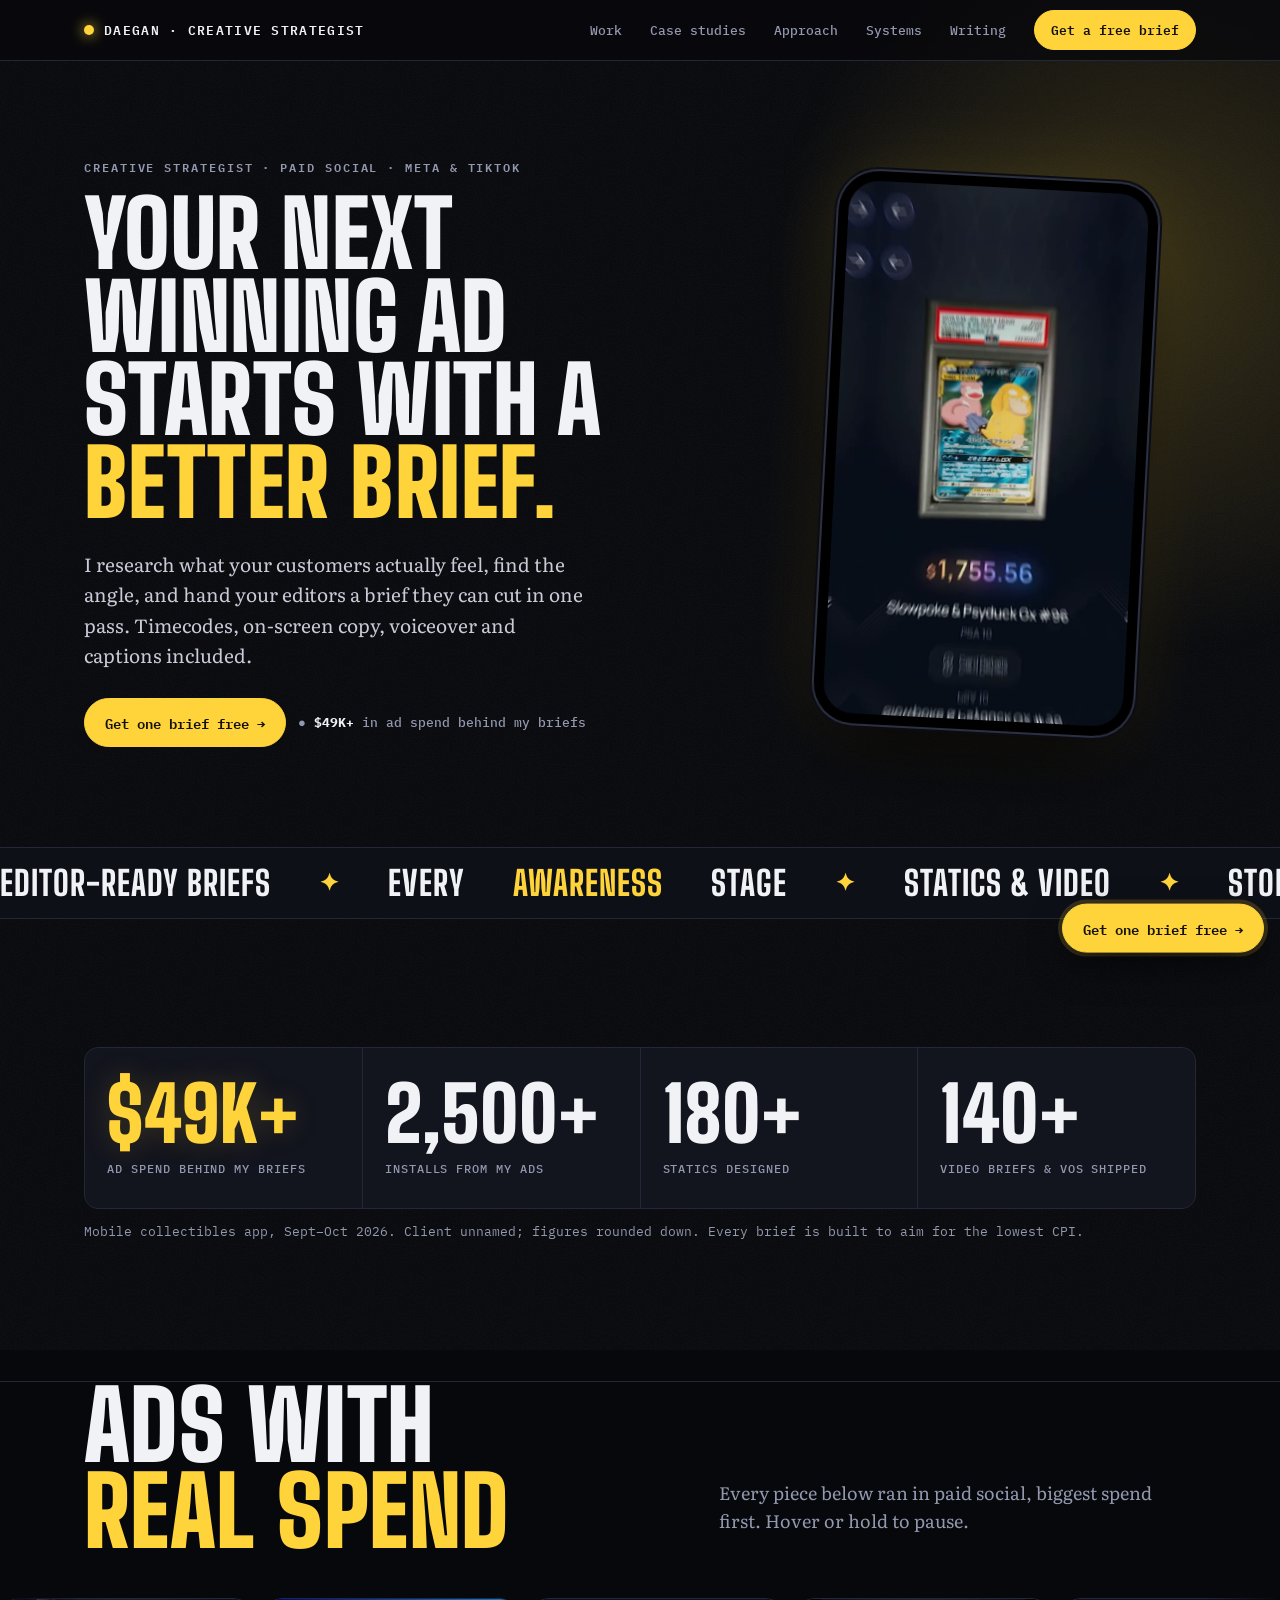
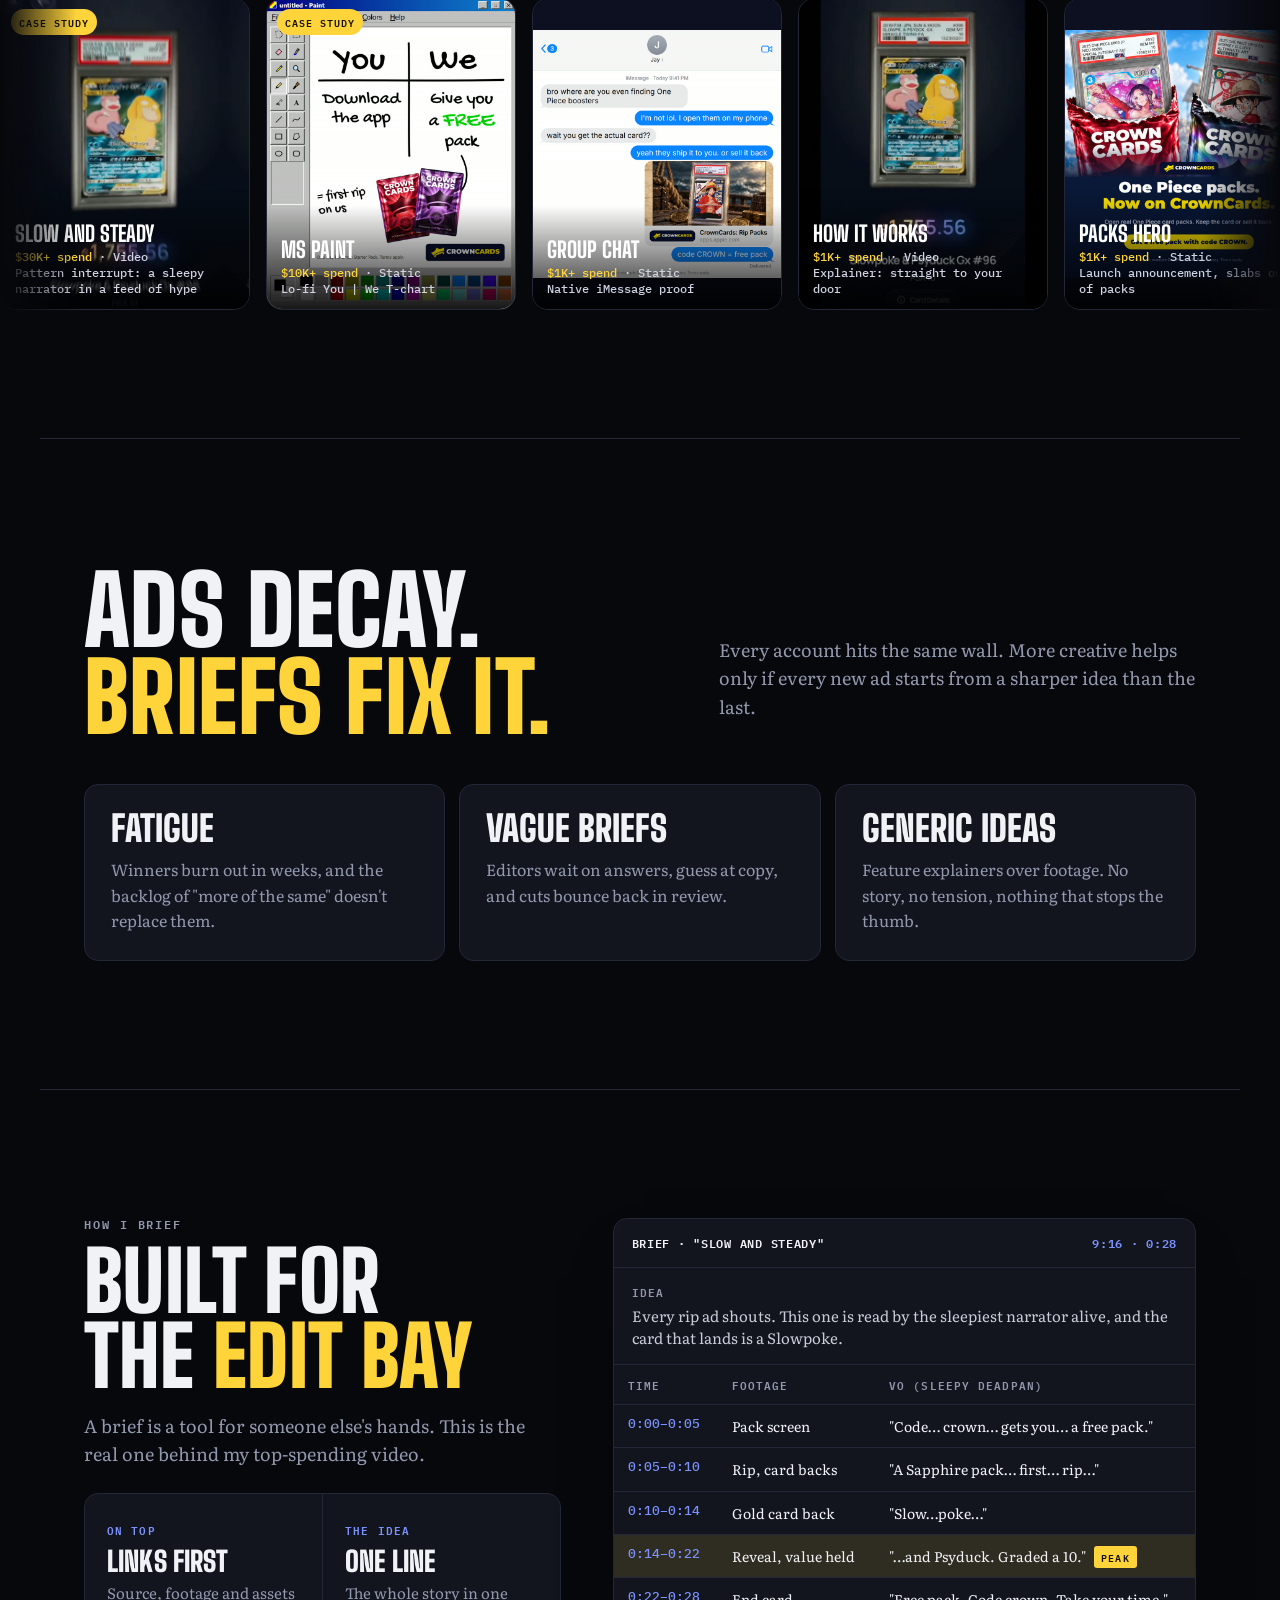
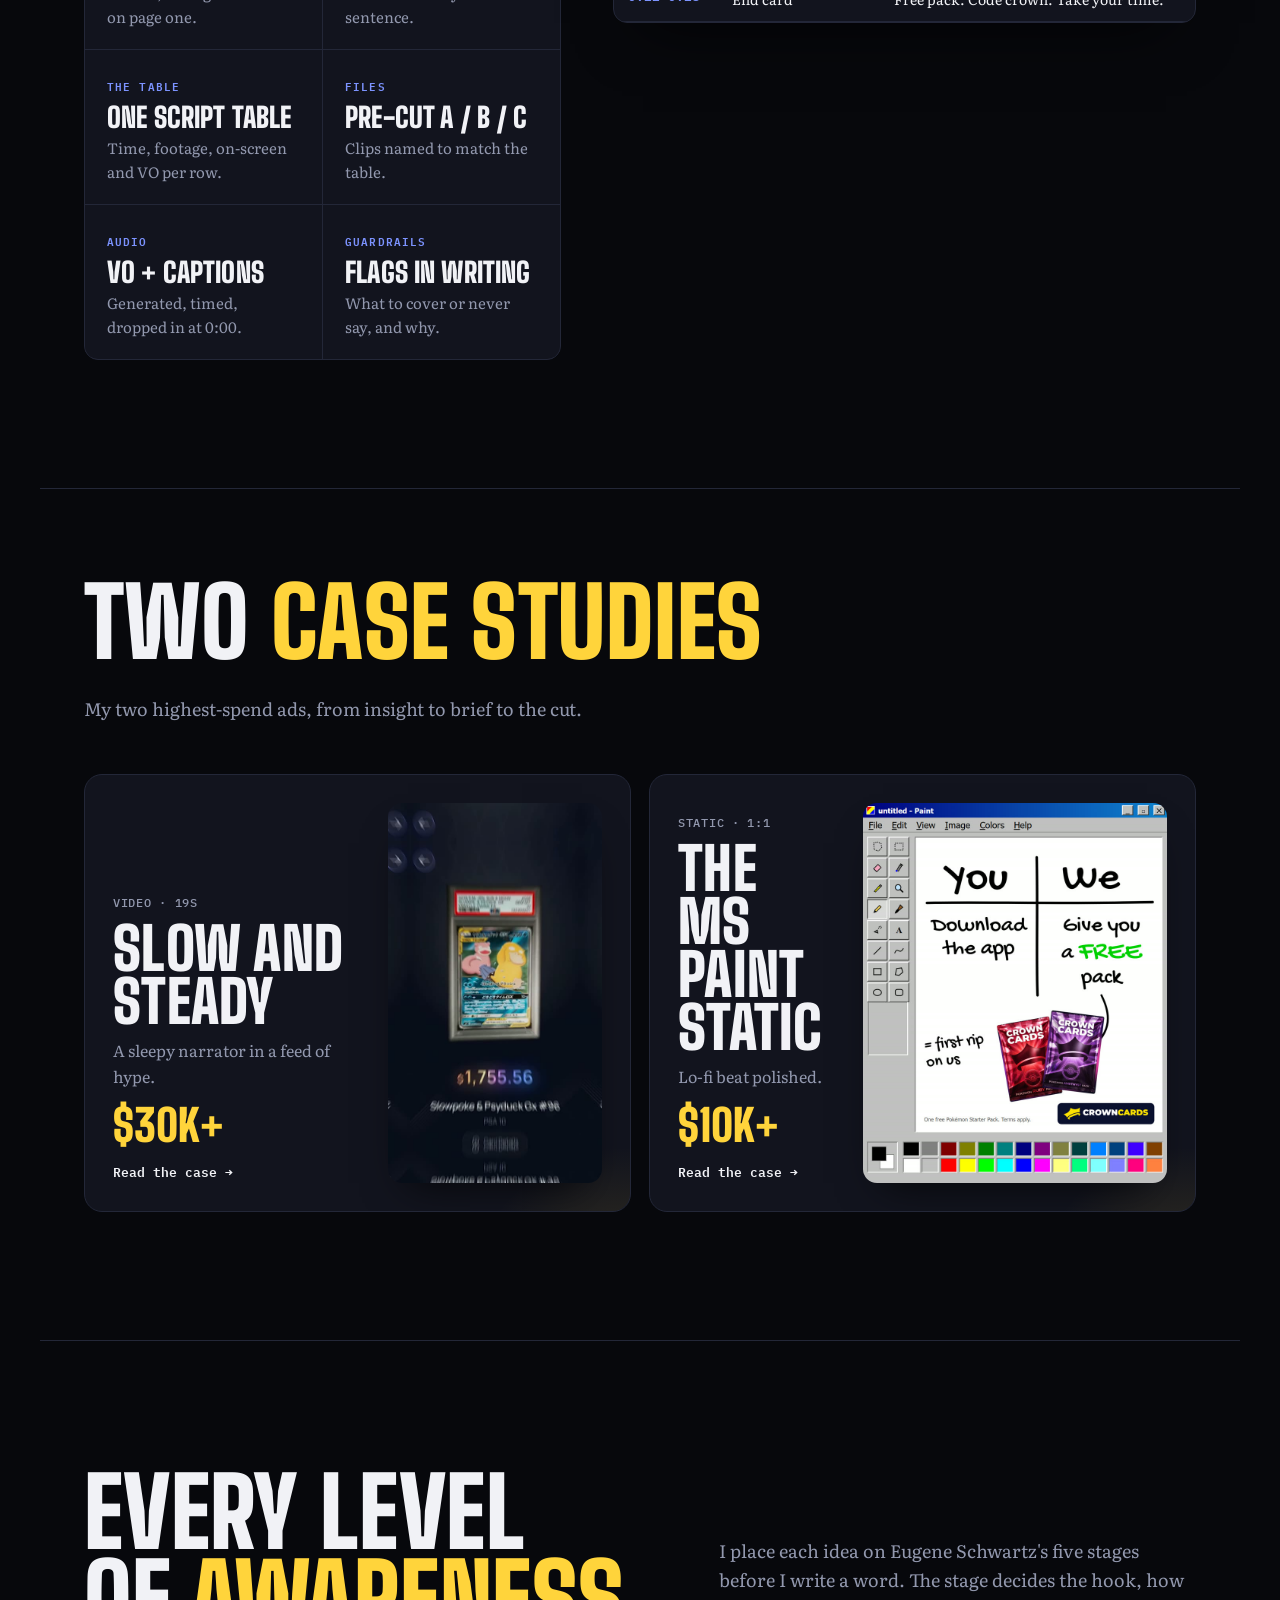
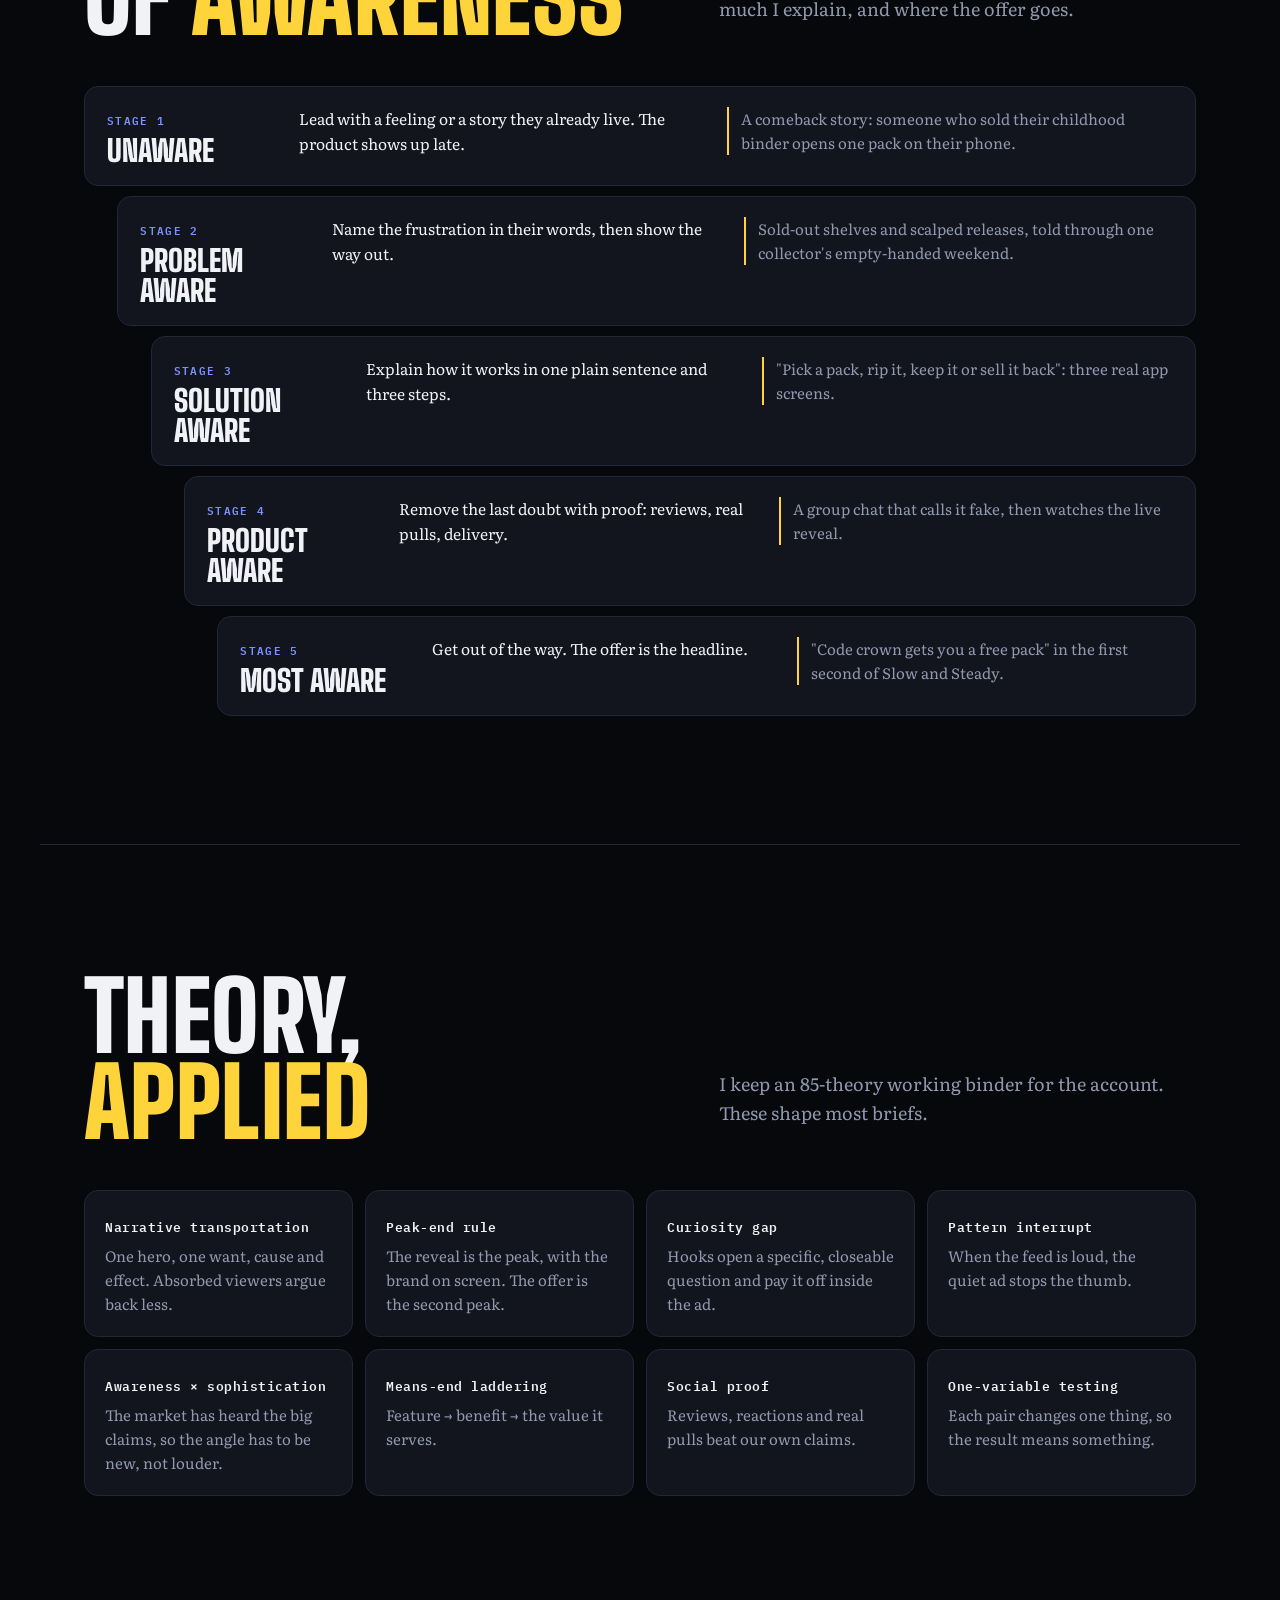
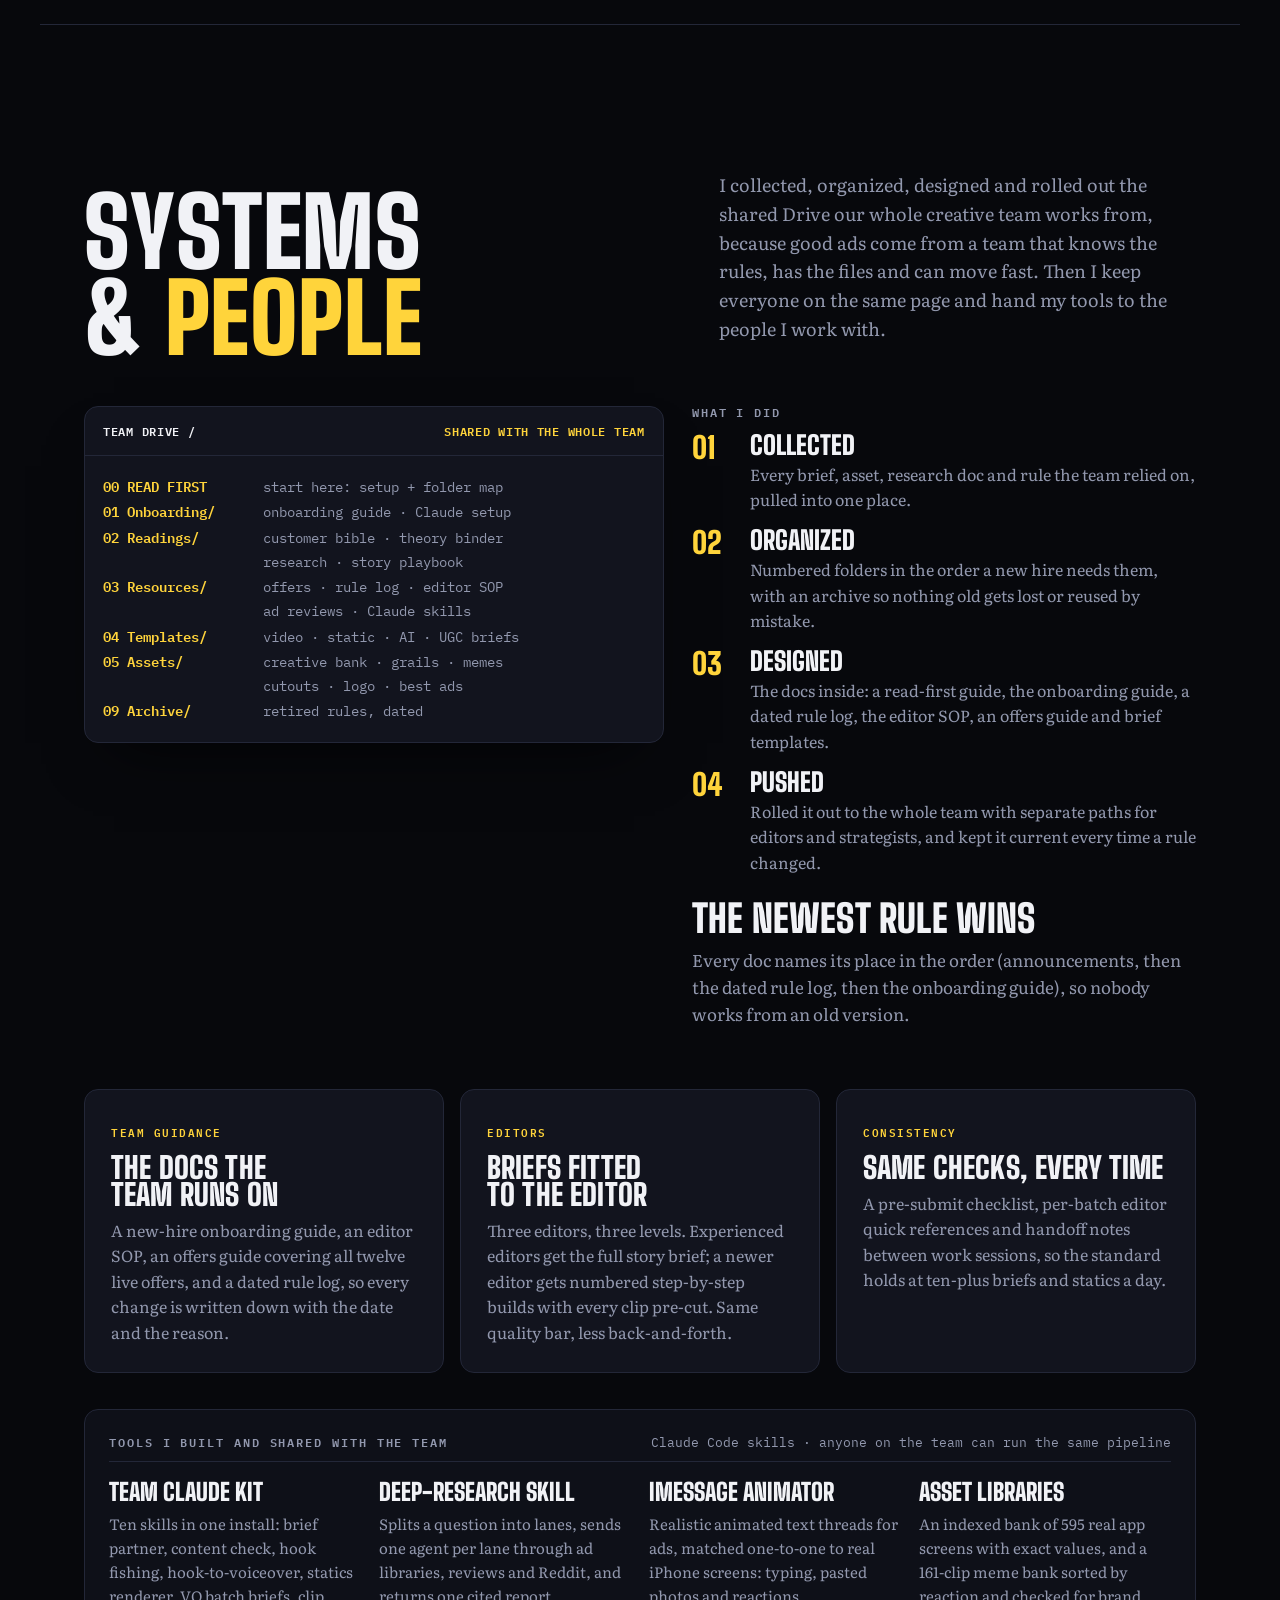
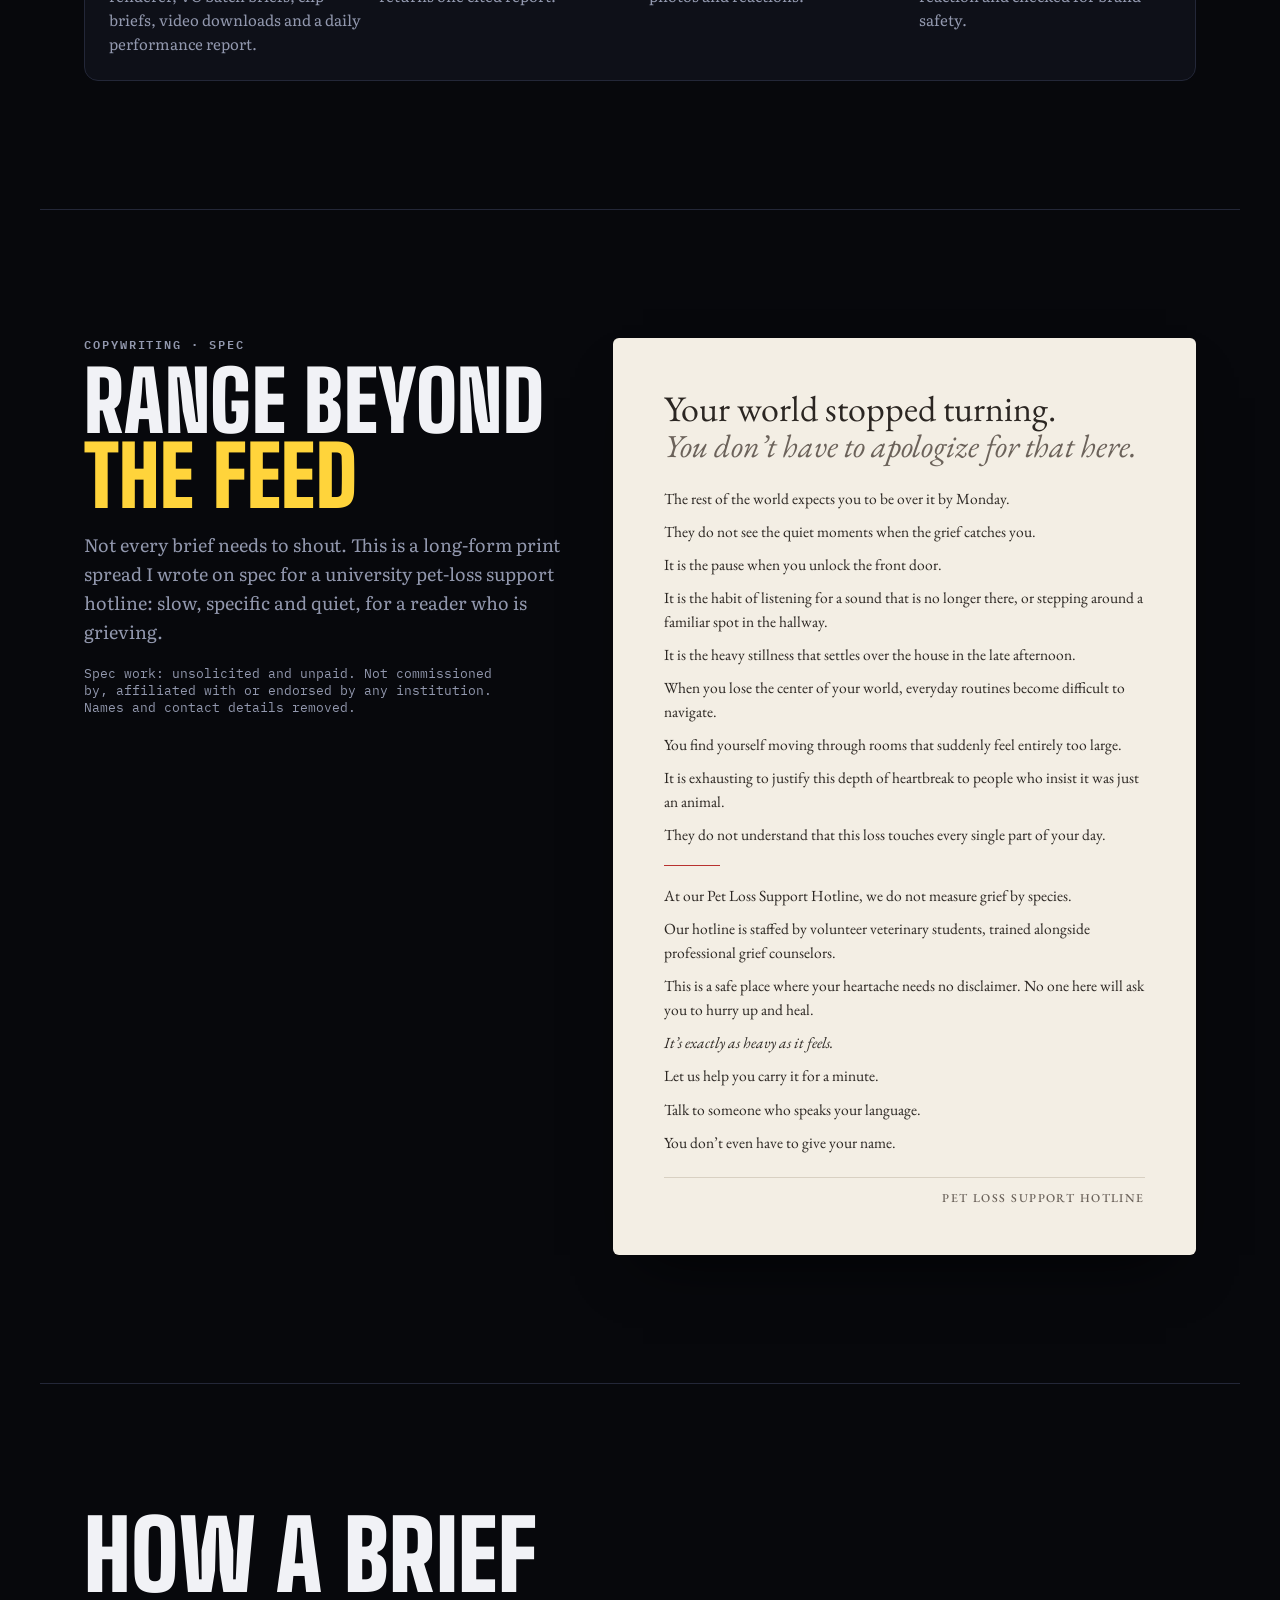
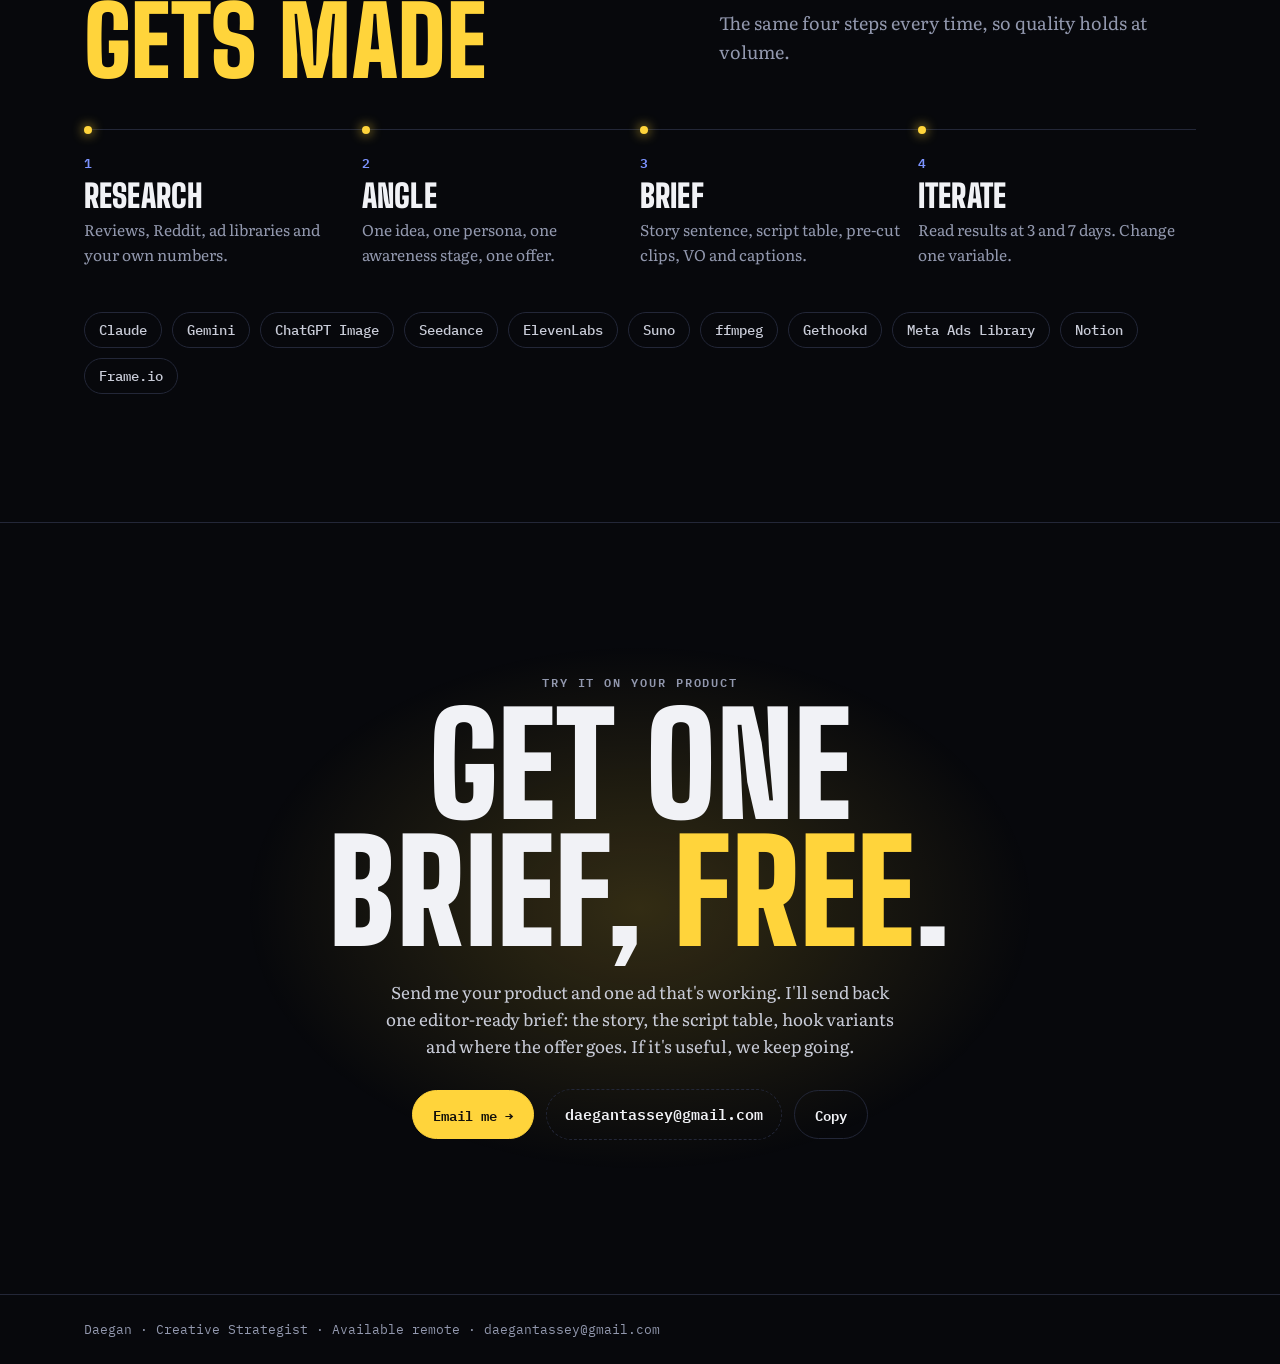
<file: index.html>
<!doctype html>
<html lang="en"><head>
<meta charset="utf-8"><meta name="viewport" content="width=device-width,initial-scale=1,viewport-fit=cover">
<title>Daegan · Creative Strategy</title>
<meta name="description" content="Creative strategist for paid social. Editor-ready briefs built on research. Get one brief free.">
<meta property="og:title" content="Daegan · Creative Strategy"><meta property="og:description" content="Editor-ready ad briefs built on research. Get one brief free."><meta property="og:image" content="https://daegan97.github.io/creative/assets/slow-and-steady.jpg">
<link rel="preconnect" href="https://fonts.googleapis.com"><link rel="preconnect" href="https://fonts.gstatic.com" crossorigin>
<link href="https://fonts.googleapis.com/css2?family=Big+Shoulders+Display:wght@600;800;900&family=Literata:ital,opsz,wght@0,7..72,400;0,7..72,600;1,7..72,400&family=IBM+Plex+Mono:wght@400;500;600&family=EB+Garamond:ital,wght@0,400;0,500;1,400&display=swap" rel="stylesheet">
<link rel="stylesheet" href="site.css?v=13">
</head><body>
<header class="bar"><div class="wrap">
  <a class="who" href="#top"><b></b>Daegan<span class="full"> · Creative Strategist</span></a>
  <nav><a href="#work">Work</a><a href="#cases">Case studies</a><a href="#awareness">Approach</a><a href="#systems">Systems</a><a href="#writing">Writing</a><a class="go" href="#contact">Get a free brief</a></nav>
</div></header>

<main id="top">
  <div class="wrap hero">
    <div>
      <div class="eyebrow">Creative strategist · paid social · Meta &amp; TikTok</div>
      <h1 style="margin-top:20px"><span class="ln">Your next</span><span class="ln">winning ad</span><span class="ln">starts with a</span><span class="ln mark">better brief.</span></h1>
      <p>I research what your customers actually feel, find the angle, and hand your editors a brief they can cut in one pass. Timecodes, on-screen copy, voiceover and captions included.</p>
      <div class="cta-row"><a class="btn primary" href="#contact">Get one brief free →</a><span class="chip">● <strong>$49K+</strong> in ad spend behind my briefs</span></div>
    </div>
    <div class="phone"><video src="assets/slow-and-steady.mp4" poster="assets/slow-and-steady.jpg" muted loop playsinline autoplay preload="auto" aria-label="Slow and Steady, one of my ads"></video></div>
  </div>

  <div class="marquee" aria-hidden="true"><div class="track">
    <span>Editor-ready briefs</span><span>Every <em>awareness</em> stage</span><span>Statics &amp; video</span><span>Story-first scripts</span><span>AI video &amp; voice</span><span>Research you can cite</span><span>One idea per ad</span><span>Offer first</span>
    <span>Editor-ready briefs</span><span>Every <em>awareness</em> stage</span><span>Statics &amp; video</span><span>Story-first scripts</span><span>AI video &amp; voice</span><span>Research you can cite</span><span>One idea per ad</span><span>Offer first</span>
  </div></div>

  <section class="wrap" aria-label="Results so far">
    <div class="proof rv">
      <div class="hi"><strong data-count="49" data-prefix="$" data-suffix="K+">$49K+</strong><span>Ad spend behind my briefs</span></div>
      <div><strong data-count="2500" data-suffix="+">2,500+</strong><span>Installs from my ads</span></div>
      <div><strong data-count="180" data-suffix="+">180+</strong><span>Statics designed</span></div>
      <div><strong data-count="140" data-suffix="+">140+</strong><span>Video briefs &amp; VOs shipped</span></div>
    </div>
    <p class="foot">Mobile collectibles app, Sept–Oct 2026. Client unnamed; figures rounded down. Every brief is built to aim for the lowest CPI.</p>
  </section>

  <section id="work" style="padding-top:0">
    <div class="wrap"><div class="sh rv"><h2>Ads with <span class="mark">real spend</span></h2>
      <p class="lede">Every piece below ran in paid social, biggest spend first. Hover or hold to pause.</p></div></div>
    <div class="reel rv"><div class="row" id="reel"></div></div>
  </section>

  <section class="wrap" id="problem">
    <div class="sh rv"><h2>Ads decay. <span class="mark">Briefs fix it.</span></h2>
      <p class="lede">Every account hits the same wall. More creative helps only if every new ad starts from a sharper idea than the last.</p></div>
    <div class="problem rv">
      <div><b>Fatigue</b><p>Winners burn out in weeks, and the backlog of "more of the same" doesn't replace them.</p></div>
      <div><b>Vague briefs</b><p>Editors wait on answers, guess at copy, and cuts bounce back in review.</p></div>
      <div><b>Generic ideas</b><p>Feature explainers over footage. No story, no tension, nothing that stops the thumb.</p></div>
    </div>
  </section>

  <section class="wrap" id="briefs">
    <div class="split">
      <div class="rv">
        <div class="eyebrow">How I brief</div>
        <h2 style="font-size:clamp(48px,6.5vw,88px);margin:14px 0 18px">Built for the <span class="mark">edit bay</span></h2>
        <p class="lede" style="margin-bottom:24px">A brief is a tool for someone else's hands. This is the real one behind my top-spending video.</p>
        <div class="anatomy">
          <div class="part"><span class="k">ON TOP</span><h3>Links first</h3><p>Source, footage and assets on page one.</p></div>
          <div class="part"><span class="k">THE IDEA</span><h3>One line</h3><p>The whole story in one sentence.</p></div>
          <div class="part"><span class="k">THE TABLE</span><h3>One script table</h3><p>Time, footage, on-screen and VO per row.</p></div>
          <div class="part"><span class="k">FILES</span><h3>Pre-cut A / B / C</h3><p>Clips named to match the table.</p></div>
          <div class="part"><span class="k">AUDIO</span><h3>VO + captions</h3><p>Generated, timed, dropped in at 0:00.</p></div>
          <div class="part"><span class="k">GUARDRAILS</span><h3>Flags in writing</h3><p>What to cover or never say, and why.</p></div>
        </div>
      </div>
      <article class="brief rv" aria-label="Brief excerpt from Slow and Steady">
        <div class="brief-head"><span>Brief · "Slow and Steady"</span><span>9:16 · 0:28</span></div>
        <div class="story"><b>Idea</b>Every rip ad shouts. This one is read by the sleepiest narrator alive, and the card that lands is a Slowpoke.</div>
        <div class="tbl-scroll"><table>
          <thead><tr><th>Time</th><th>Footage</th><th>VO (sleepy deadpan)</th></tr></thead>
          <tbody>
            <tr><td class="tc">0:00–0:05</td><td>Pack screen</td><td>"Code… crown… gets you… a free pack."</td></tr>
            <tr><td class="tc">0:05–0:10</td><td>Rip, card backs</td><td>"A Sapphire pack… first… rip…"</td></tr>
            <tr><td class="tc">0:10–0:14</td><td>Gold card back</td><td>"Slow…poke…"</td></tr>
            <tr class="peak"><td class="tc">0:14–0:22</td><td>Reveal, value held</td><td>"…and Psyduck. Graded a 10."</td></tr>
            <tr><td class="tc">0:22–0:28</td><td>End card</td><td>"Free pack. Code crown. Take your time."</td></tr>
          </tbody></table></div>
      </article>
    </div>
  </section>

  <section class="wrap" id="cases">
    <div class="sh rv"><h2>Two <span class="mark">case studies</span></h2>
      <p class="lede">My two highest-spend ads, from insight to brief to the cut.</p></div>
    <div class="cases">
      <a class="case rv" href="slow-and-steady.html"><div><div class="meta">Video · 19s</div><h3>Slow and Steady</h3><p class="lede" style="font-size:16px;margin:10px 0 0">A sleepy narrator in a feed of hype.</p><div class="sp">$30K+</div><span class="go2">Read the case →</span></div><video src="assets/slow-and-steady.mp4" muted loop playsinline autoplay preload="metadata" poster="assets/slow-and-steady.jpg" aria-hidden="true"></video></a>
      <a class="case rv" href="ms-paint.html"><div><div class="meta">Static · 1:1</div><h3>The MS Paint static</h3><p class="lede" style="font-size:16px;margin:10px 0 0">Lo-fi beat polished.</p><div class="sp">$10K+</div><span class="go2">Read the case →</span></div><img src="assets/ms-paint.jpg" alt="MS Paint static"></a>
    </div>
  </section>

  <section class="wrap" id="awareness">
    <div class="sh rv"><h2>Every level of <span class="mark">awareness</span></h2>
      <p class="lede">I place each idea on Eugene Schwartz's five stages before I write a word. The stage decides the hook, how much I explain, and where the offer goes.</p></div>
    <div class="ladder">
      <div class="rung rv"><div class="st"><small>STAGE 1</small>Unaware</div><div class="job">Lead with a feeling or a story they already live. The product shows up late.</div><div class="ex">A comeback story: someone who sold their childhood binder opens one pack on their phone.</div></div>
      <div class="rung rv"><div class="st"><small>STAGE 2</small>Problem aware</div><div class="job">Name the frustration in their words, then show the way out.</div><div class="ex">Sold-out shelves and scalped releases, told through one collector's empty-handed weekend.</div></div>
      <div class="rung rv"><div class="st"><small>STAGE 3</small>Solution aware</div><div class="job">Explain how it works in one plain sentence and three steps.</div><div class="ex">"Pick a pack, rip it, keep it or sell it back": three real app screens.</div></div>
      <div class="rung rv"><div class="st"><small>STAGE 4</small>Product aware</div><div class="job">Remove the last doubt with proof: reviews, real pulls, delivery.</div><div class="ex">A group chat that calls it fake, then watches the live reveal.</div></div>
      <div class="rung rv"><div class="st"><small>STAGE 5</small>Most aware</div><div class="job">Get out of the way. The offer is the headline.</div><div class="ex">"Code crown gets you a free pack" in the first second of Slow and Steady.</div></div>
    </div>
  </section>

  <section class="wrap" id="theory">
    <div class="sh rv"><h2>Theory, <span class="mark">applied</span></h2>
      <p class="lede">I keep an 85-theory working binder for the account. These shape most briefs.</p></div>
    <div class="theories rv">
      <div class="th"><b>Narrative transportation</b><p>One hero, one want, cause and effect. Absorbed viewers argue back less.</p></div>
      <div class="th"><b>Peak-end rule</b><p>The reveal is the peak, with the brand on screen. The offer is the second peak.</p></div>
      <div class="th"><b>Curiosity gap</b><p>Hooks open a specific, closeable question and pay it off inside the ad.</p></div>
      <div class="th"><b>Pattern interrupt</b><p>When the feed is loud, the quiet ad stops the thumb.</p></div>
      <div class="th"><b>Awareness × sophistication</b><p>The market has heard the big claims, so the angle has to be new, not louder.</p></div>
      <div class="th"><b>Means-end laddering</b><p>Feature → benefit → the value it serves.</p></div>
      <div class="th"><b>Social proof</b><p>Reviews, reactions and real pulls beat our own claims.</p></div>
      <div class="th"><b>One-variable testing</b><p>Each pair changes one thing, so the result means something.</p></div>
    </div>
  </section>

  <section class="wrap" id="systems">
    <div class="sh rv"><h2>Systems &amp; <span class="mark">people</span></h2>
      <p class="lede">I collected, organized, designed and rolled out the shared Drive our whole creative team works from, because good ads come from a team that knows the rules, has the files and can move fast. Then I keep everyone on the same page and hand my tools to the people I work with.</p></div>

    <div class="org rv">
      <div class="tree" aria-label="How the team Drive is organised">
        <div class="tree-head"><span>TEAM DRIVE /</span><span>shared with the whole team</span></div>
<pre><b>00 READ FIRST</b>       <i>start here: setup + folder map</i>
<b>01 Onboarding/</b>      <i>onboarding guide · Claude setup</i>
<b>02 Readings/</b>        <i>customer bible · theory binder</i>
                    <i>research · story playbook</i>
<b>03 Resources/</b>       <i>offers · rule log · editor SOP</i>
                    <i>ad reviews · Claude skills</i>
<b>04 Templates/</b>       <i>video · static · AI · UGC briefs</i>
<b>05 Assets/</b>          <i>creative bank · grails · memes</i>
                    <i>cutouts · logo · best ads</i>
<b>09 Archive/</b>         <i>retired rules, dated</i></pre>
      </div>
      <div class="org-copy">
        <div class="eyebrow" style="margin-bottom:14px">What I did</div>
        <ol class="did">
          <li><b>Collected</b><span>Every brief, asset, research doc and rule the team relied on, pulled into one place.</span></li>
          <li><b>Organized</b><span>Numbered folders in the order a new hire needs them, with an archive so nothing old gets lost or reused by mistake.</span></li>
          <li><b>Designed</b><span>The docs inside: a read-first guide, the onboarding guide, a dated rule log, the editor SOP, an offers guide and brief templates.</span></li>
          <li><b>Pushed</b><span>Rolled it out to the whole team with separate paths for editors and strategists, and kept it current every time a rule changed.</span></li>
        </ol>
        <h3>The newest rule wins</h3>
        <p>Every doc names its place in the order (announcements, then the dated rule log, then the onboarding guide), so nobody works from an old version.</p>
      </div>
    </div>

    <div class="people rv">
      <div class="pp"><span class="k">TEAM GUIDANCE</span><h3>The docs the team runs on</h3><p>A new-hire onboarding guide, an editor SOP, an offers guide covering all twelve live offers, and a dated rule log, so every change is written down with the date and the reason.</p></div>
      <div class="pp"><span class="k">EDITORS</span><h3>Briefs fitted to the editor</h3><p>Three editors, three levels. Experienced editors get the full story brief; a newer editor gets numbered step-by-step builds with every clip pre-cut. Same quality bar, less back-and-forth.</p></div>
      <div class="pp"><span class="k">CONSISTENCY</span><h3>Same checks, every time</h3><p>A pre-submit checklist, per-batch editor quick references and handoff notes between work sessions, so the standard holds at ten-plus briefs and statics a day.</p></div>
    </div>

    <div class="tools rv">
      <div class="tools-head"><div class="eyebrow">Tools I built and shared with the team</div><span class="foot" style="margin:0">Claude Code skills · anyone on the team can run the same pipeline</span></div>
      <div class="tl"><b>Team Claude Kit</b><p>Ten skills in one install: brief partner, content check, hook fishing, hook-to-voiceover, statics renderer, VO batch briefs, clip briefs, video downloads and a daily performance report.</p></div>
      <div class="tl"><b>Deep-research skill</b><p>Splits a question into lanes, sends one agent per lane through ad libraries, reviews and Reddit, and returns one cited report.</p></div>
      <div class="tl"><b>iMessage animator</b><p>Realistic animated text threads for ads, matched one-to-one to real iPhone screens: typing, pasted photos and reactions.</p></div>
      <div class="tl"><b>Asset libraries</b><p>An indexed bank of 595 real app screens with exact values, and a 161-clip meme bank sorted by reaction and checked for brand safety.</p></div>
    </div>
  </section>

  <section class="wrap" id="writing">
    <div class="split">
      <div class="rv">
        <div class="eyebrow">Copywriting · spec</div>
        <h2 style="font-size:clamp(48px,6.5vw,88px);margin:14px 0 18px">Range beyond <span class="mark">the feed</span></h2>
        <p class="lede">Not every brief needs to shout. This is a long-form print spread I wrote on spec for a university pet-loss support hotline: slow, specific and quiet, for a reader who is grieving.</p>
        <p class="foot" style="max-width:52ch">Spec work: unsolicited and unpaid. Not commissioned by, affiliated with or endorsed by any institution. Names and contact details removed.</p>
      </div>
      <article class="spec rv" aria-label="Spec copy: pet-loss support hotline">
        <p class="sh1">Your world stopped turning.</p>
        <p class="sh2">You don’t have to apologize for that here.</p>
        <p>The rest of the world expects you to be over it by Monday.</p>
        <p>They do not see the quiet moments when the grief catches you.</p>
        <p>It is the pause when you unlock the front door.</p>
        <p>It is the habit of listening for a sound that is no longer there, or stepping around a familiar spot in the hallway.</p>
        <p>It is the heavy stillness that settles over the house in the late afternoon.</p>
        <p>When you lose the center of your world, everyday routines become difficult to navigate.</p>
        <p>You find yourself moving through rooms that suddenly feel entirely too large.</p>
        <p>It is exhausting to justify this depth of heartbreak to people who insist it was just an animal.</p>
        <p>They do not understand that this loss touches every single part of your day.</p>
        <hr>
        <p>At our Pet Loss Support Hotline, we do not measure grief by species.</p>
        <p>Our hotline is staffed by volunteer veterinary students, trained alongside professional grief counselors.</p>
        <p>This is a safe place where your heartache needs no disclaimer. No one here will ask you to hurry up and heal.</p>
        <p><em>It’s exactly as heavy as it feels.</em></p>
        <p>Let us help you carry it for a minute.</p>
        <p>Talk to someone who speaks your language.</p>
        <p>You don’t even have to give your name.</p>
        <div class="spec-foot"><span>PET LOSS SUPPORT HOTLINE</span></div>
      </article>
    </div>
  </section>

  <section class="wrap" id="process">
    <div class="sh rv"><h2>How a brief <span class="mark">gets made</span></h2><p class="lede">The same four steps every time, so quality holds at volume.</p></div>
    <div class="steps rv">
      <div class="step"><div class="n">1</div><h3>Research</h3><p>Reviews, Reddit, ad libraries and your own numbers.</p></div>
      <div class="step"><div class="n">2</div><h3>Angle</h3><p>One idea, one persona, one awareness stage, one offer.</p></div>
      <div class="step"><div class="n">3</div><h3>Brief</h3><p>Story sentence, script table, pre-cut clips, VO and captions.</p></div>
      <div class="step"><div class="n">4</div><h3>Iterate</h3><p>Read results at 3 and 7 days. Change one variable.</p></div>
    </div>
    <div class="stack rv" style="margin-top:44px"><span>Claude</span><span>Gemini</span><span>ChatGPT Image</span><span>Seedance</span><span>ElevenLabs</span><span>Suno</span><span>ffmpeg</span><span>Gethookd</span><span>Meta Ads Library</span><span>Notion</span><span>Frame.io</span></div>
  </section>

  <section class="close" id="contact">
    <div class="wrap rv">
      <div class="eyebrow">Try it on your product</div>
      <h2>Get one brief, <span class="mark">free</span>.</h2>
      <p>Send me your product and one ad that's working. I'll send back one editor-ready brief: the story, the script table, hook variants and where the offer goes. If it's useful, we keep going.</p>
      <div class="contact"><a class="btn primary" href="mailto:daegantassey@gmail.com?subject=Free%20brief">Email me →</a><span class="addr" id="addr">daegantassey@gmail.com</span><button class="btn" type="button" id="copy">Copy</button></div>
    </div>
  </section>
</main>
<footer><div class="wrap">Daegan · Creative Strategist · Available remote · daegantassey@gmail.com</div></footer>
<div class="sticky"><a class="btn primary" href="#contact">Get one brief free →</a></div>

<script>
(async()=>{
  const reel=document.getElementById('reel');
  const money=n=>'$'+(n>=1000?Math.floor(n/1000)+'K+':Math.floor(n/100)*100+'+');
  try{
    const data=await fetch('work.json',{cache:'no-store'}).then(r=>r.json());
    const items=data.items.filter(i=>i.spend>=(data.minSpend||0)).sort((a,b)=>b.spend-a.spend);
    const card=i=>{const media=i.video?`<video src="${i.video}" poster="${i.poster}" muted loop playsinline autoplay preload="metadata"></video>`:`<img src="${i.poster}" alt="${i.title} (${i.format.toLowerCase()} ad)" loading="lazy">`;
      const tag=i.case?'a':'div',href=i.case?` href="${i.case}"`:'';
      return `<${tag} class="rc ${i.format==='Static'?'static':''}"${href}>${i.case?'<span class="badge">Case study</span>':''}${media}<div class="cap"><b>${i.title}</b><span class="sp">${money(i.spend)} spend</span> · ${i.format}<br>${i.angle}</div></${tag}>`};
    const html=items.map(card).join('');reel.innerHTML=html+html.replace(/<(a|div) class="rc/g,'<$1 aria-hidden="true" tabindex="-1" class="rc');
  }catch(e){reel.innerHTML='<p class="foot" style="padding:0 24px">The work list could not load. Refresh to try again.</p>'}
})();
</script>
<script src="motion.js?v=8"></script>
</body></html>
</file>
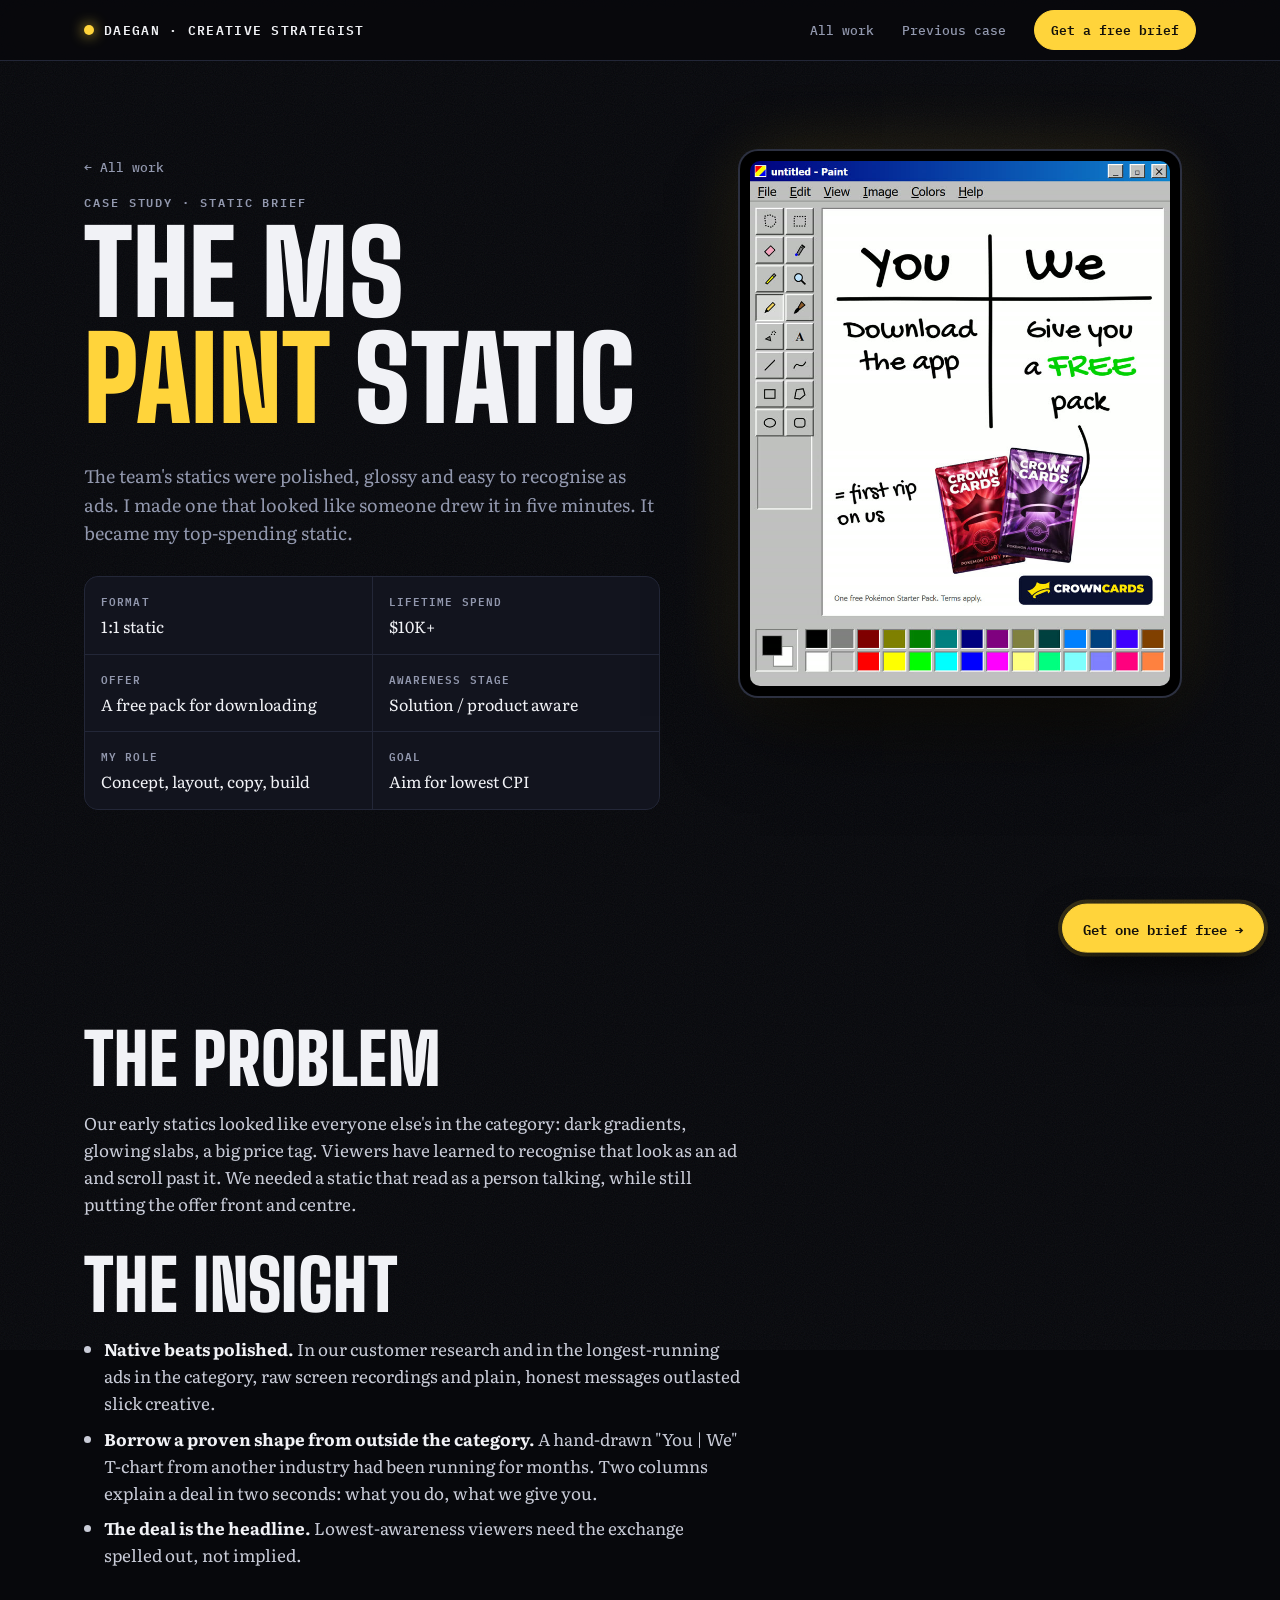
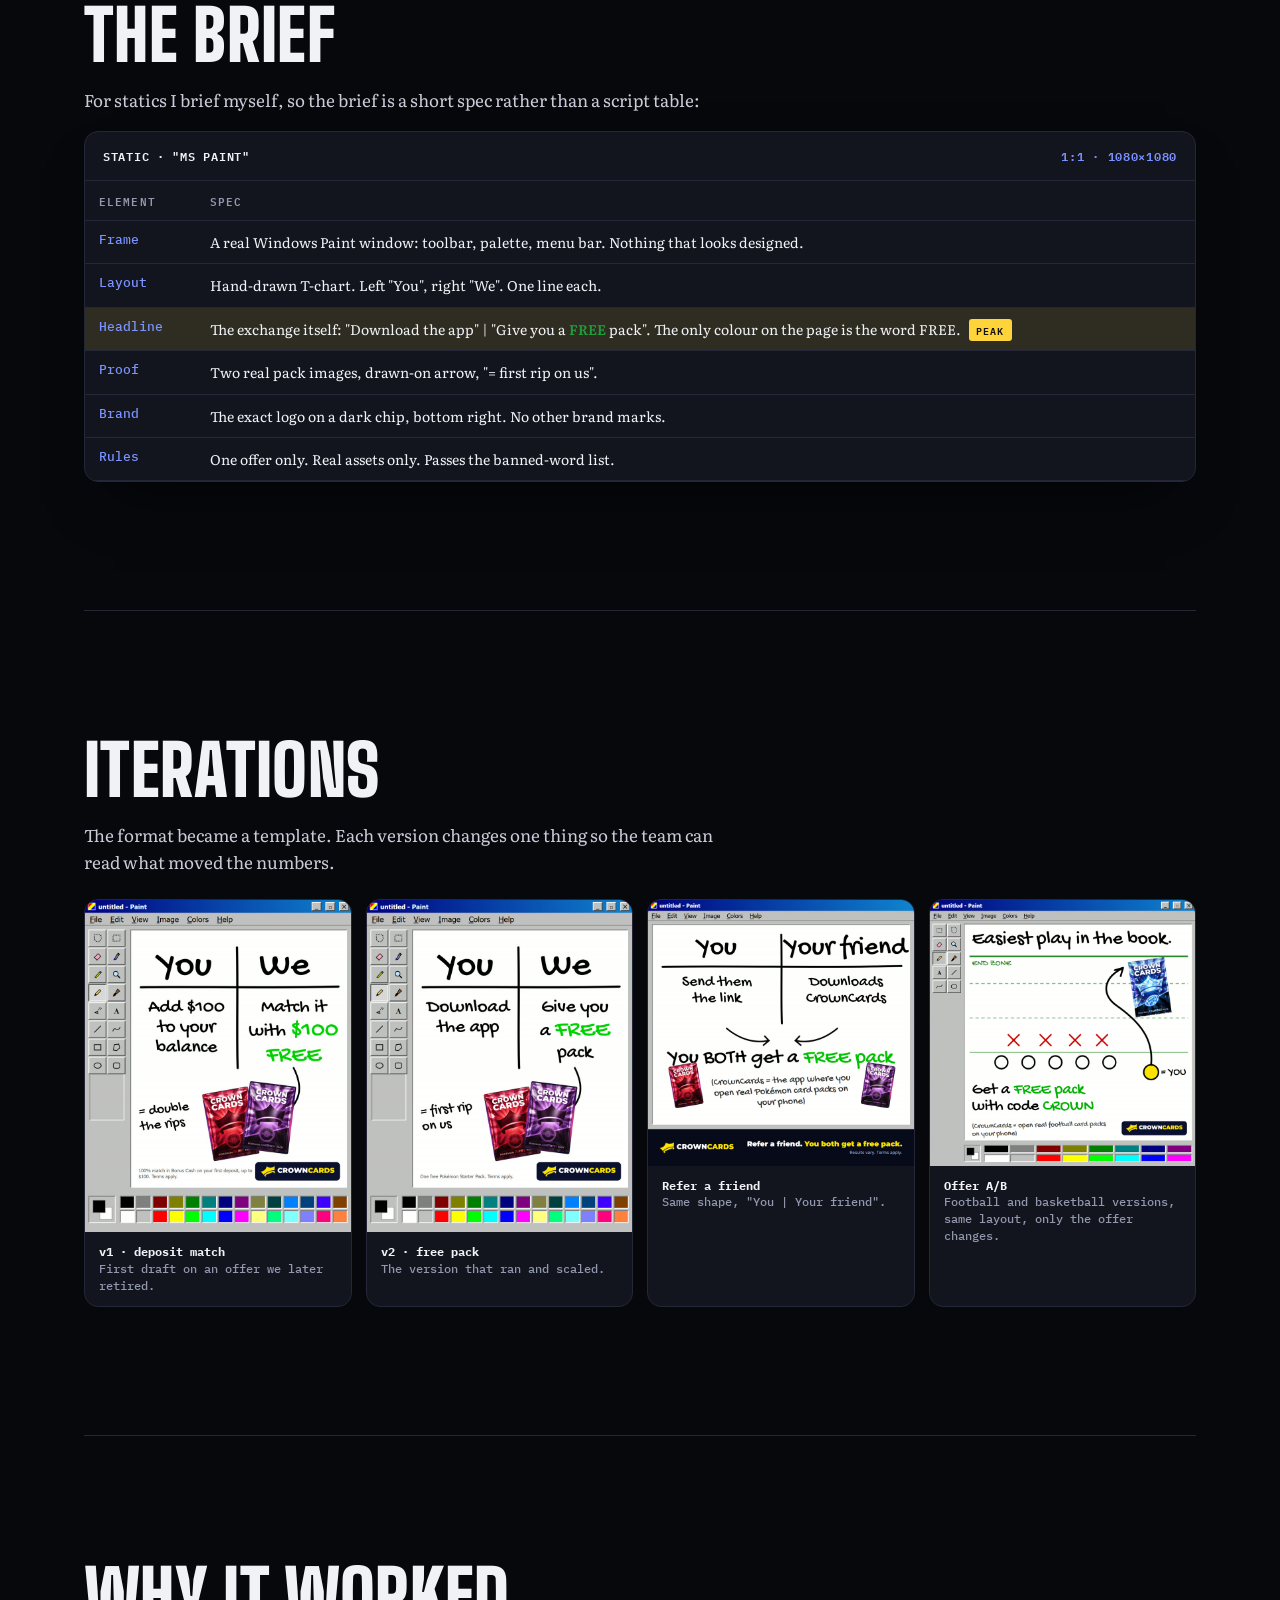
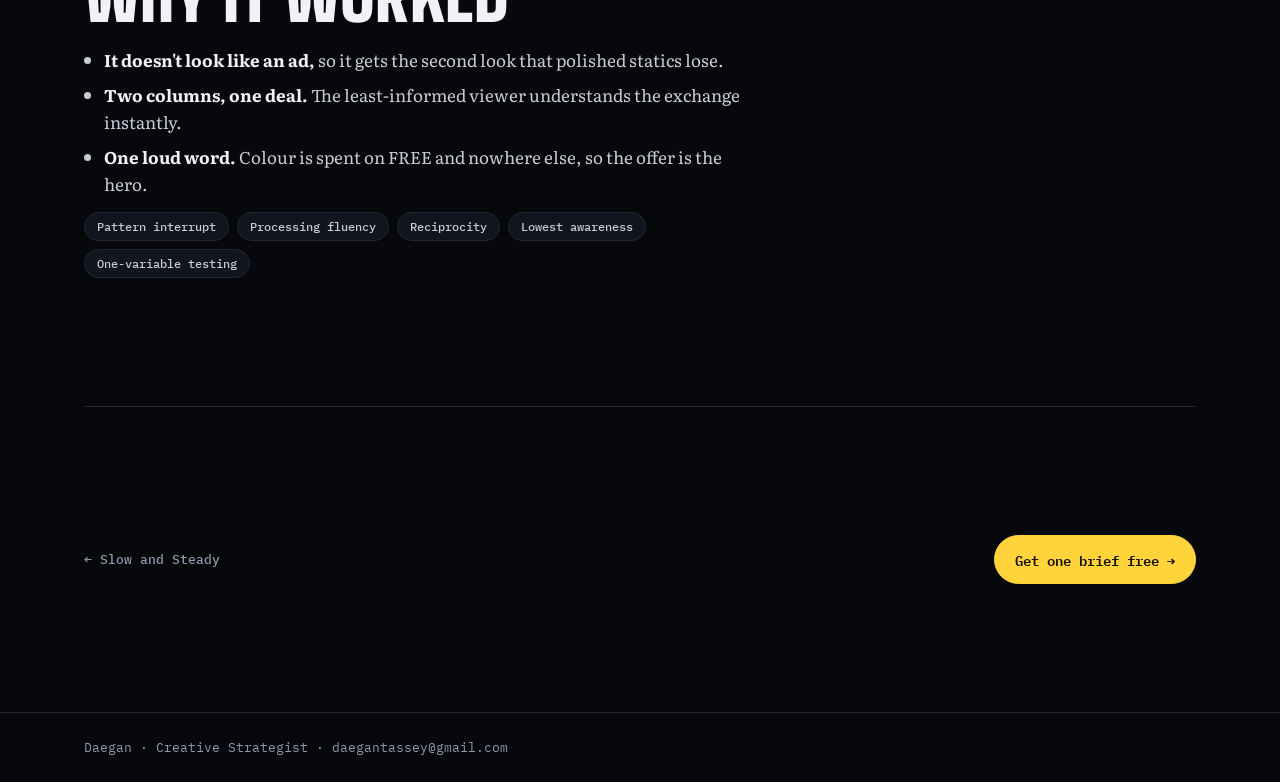
<file: ms-paint.html>
<!doctype html>
<html lang="en"><head>
<meta charset="utf-8"><meta name="viewport" content="width=device-width,initial-scale=1,viewport-fit=cover">
<title>MS Paint Static · Case Study</title>
<link rel="preconnect" href="https://fonts.googleapis.com"><link rel="preconnect" href="https://fonts.gstatic.com" crossorigin>
<link href="https://fonts.googleapis.com/css2?family=Big+Shoulders+Display:wght@600;800;900&family=Literata:ital,opsz,wght@0,7..72,400;0,7..72,600;1,7..72,400&family=IBM+Plex+Mono:wght@400;500;600&display=swap" rel="stylesheet">
<link rel="stylesheet" href="site.css?v=11">
</head><body>
<header class="bar"><div class="wrap">
  <a class="who" href="index.html"><b></b>Daegan<span class="full"> · Creative Strategist</span></a>
  <nav><a href="index.html#work">All work</a><a href="slow-and-steady.html">Previous case</a><a class="go" href="index.html#contact">Get a free brief</a></nav>
</div></header>

<main class="wrap">
  <div class="cs-hero">
    <div>
      <a class="back" href="index.html#work">← All work</a>
      <div class="eyebrow" style="margin-top:18px">Case study · Static brief</div>
      <h1 style="margin-top:12px">The MS <span class="mark">Paint</span> static</h1>
      <p class="lede">The team's statics were polished, glossy and easy to recognise as ads. I made one that looked like someone drew it in five minutes. It became my top-spending static.</p>
      <dl class="facts">
        <div><dt>Format</dt><dd>1:1 static</dd></div>
        <div><dt>Lifetime spend</dt><dd>$10K+</dd></div>
        <div><dt>Offer</dt><dd>A free pack for downloading</dd></div>
        <div><dt>Awareness stage</dt><dd>Solution / product aware</dd></div>
        <div><dt>My role</dt><dd>Concept, layout, copy, build</dd></div>
        <div><dt>Goal</dt><dd>Aim for lowest CPI</dd></div>
      </dl>
    </div>
    <div class="media-frame sq"><img src="assets/ms-paint.jpg" alt="MS Paint style static: You download the app, We give you a free pack"></div>
  </div>

  <section class="rv">
    <div class="prose">
      <h2>The problem</h2>
      <p>Our early statics looked like everyone else's in the category: dark gradients, glowing slabs, a big price tag. Viewers have learned to recognise that look as an ad and scroll past it. We needed a static that read as a person talking, while still putting the offer front and centre.</p>
      <h2 style="margin-top:36px">The insight</h2>
      <ul>
        <li><b>Native beats polished.</b> In our customer research and in the longest-running ads in the category, raw screen recordings and plain, honest messages outlasted slick creative.</li>
        <li><b>Borrow a proven shape from outside the category.</b> A hand-drawn "You | We" T-chart from another industry had been running for months. Two columns explain a deal in two seconds: what you do, what we give you.</li>
        <li><b>The deal is the headline.</b> Lowest-awareness viewers need the exchange spelled out, not implied.</li>
      </ul>
      <h2 style="margin-top:36px">The brief</h2>
      <p>For statics I brief myself, so the brief is a short spec rather than a script table:</p>
    </div>
    <article class="brief" style="transform:none;margin-top:18px" aria-label="MS Paint static spec">
      <div class="brief-head"><span>Static · "MS Paint"</span><span>1:1 · 1080×1080</span></div>
      <div class="tbl-scroll"><table>
        <thead><tr><th>Element</th><th>Spec</th></tr></thead>
        <tbody>
          <tr><td class="tc">Frame</td><td>A real Windows Paint window: toolbar, palette, menu bar. Nothing that looks designed.</td></tr>
          <tr><td class="tc">Layout</td><td>Hand-drawn T-chart. Left "You", right "We". One line each.</td></tr>
          <tr class="peak"><td class="tc">Headline</td><td>The exchange itself: "Download the app" | "Give you a <span style="color:#1f9d3a;font-weight:600">FREE</span> pack". The only colour on the page is the word FREE.</td></tr>
          <tr><td class="tc">Proof</td><td>Two real pack images, drawn-on arrow, "= first rip on us".</td></tr>
          <tr><td class="tc">Brand</td><td>The exact logo on a dark chip, bottom right. No other brand marks.</td></tr>
          <tr><td class="tc">Rules</td><td>One offer only. Real assets only. Passes the banned-word list.</td></tr>
        </tbody></table></div>
    </article>
  </section>

  <section class="rv">
    <div class="prose"><h2>Iterations</h2><p>The format became a template. Each version changes one thing so the team can read what moved the numbers.</p></div>
    <div class="iter">
      <figure><img src="assets/ms-paint-v1.jpg" alt="First version with a deposit-match offer"><figcaption><b>v1 · deposit match</b>First draft on an offer we later retired.</figcaption></figure>
      <figure><img src="assets/ms-paint.jpg" alt="Shipped version"><figcaption><b>v2 · free pack</b>The version that ran and scaled.</figcaption></figure>
      <figure><img src="assets/ms-paint-refer.jpg" alt="Refer a friend version"><figcaption><b>Refer a friend</b>Same shape, "You | Your friend".</figcaption></figure>
      <figure><img src="assets/playbook.jpg" alt="Football playbook version"><figcaption><b>Offer A/B</b>Football and basketball versions, same layout, only the offer changes.</figcaption></figure>
    </div>
  </section>

  <section class="rv">
    <div class="prose">
      <h2>Why it worked</h2>
      <ul>
        <li><b>It doesn't look like an ad,</b> so it gets the second look that polished statics lose.</li>
        <li><b>Two columns, one deal.</b> The least-informed viewer understands the exchange instantly.</li>
        <li><b>One loud word.</b> Colour is spent on FREE and nowhere else, so the offer is the hero.</li>
      </ul>
      <div class="tags"><span>Pattern interrupt</span><span>Processing fluency</span><span>Reciprocity</span><span>Lowest awareness</span><span>One-variable testing</span></div>
    </div>
  </section>

  <section class="next rv"><a class="back" href="slow-and-steady.html">← Slow and Steady</a><a class="btn primary" href="index.html#contact">Get one brief free →</a></section>
</main>
<footer><div class="wrap">Daegan · Creative Strategist · daegantassey@gmail.com</div></footer>
<div class="sticky"><a class="btn primary" href="index.html#contact">Get one brief free →</a></div>
<script src="motion.js?v=8"></script>
</body></html>
</file>
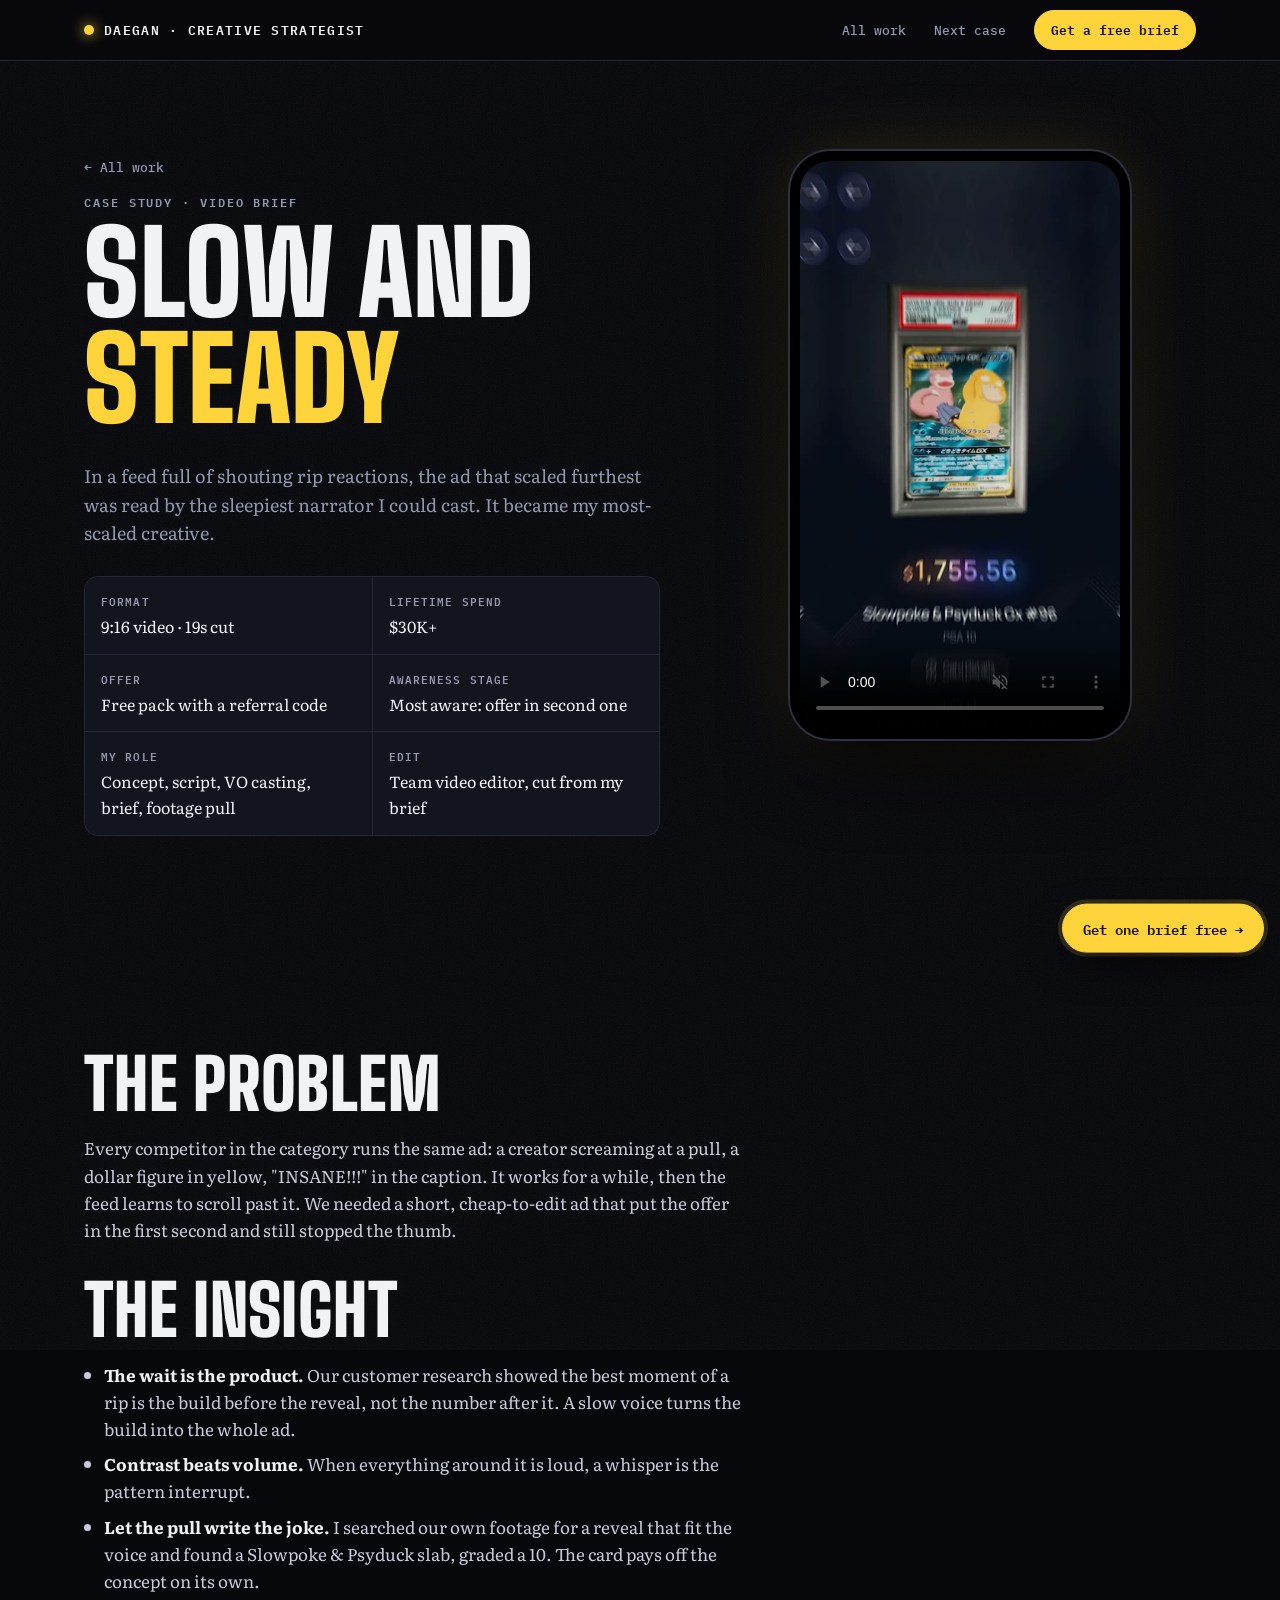
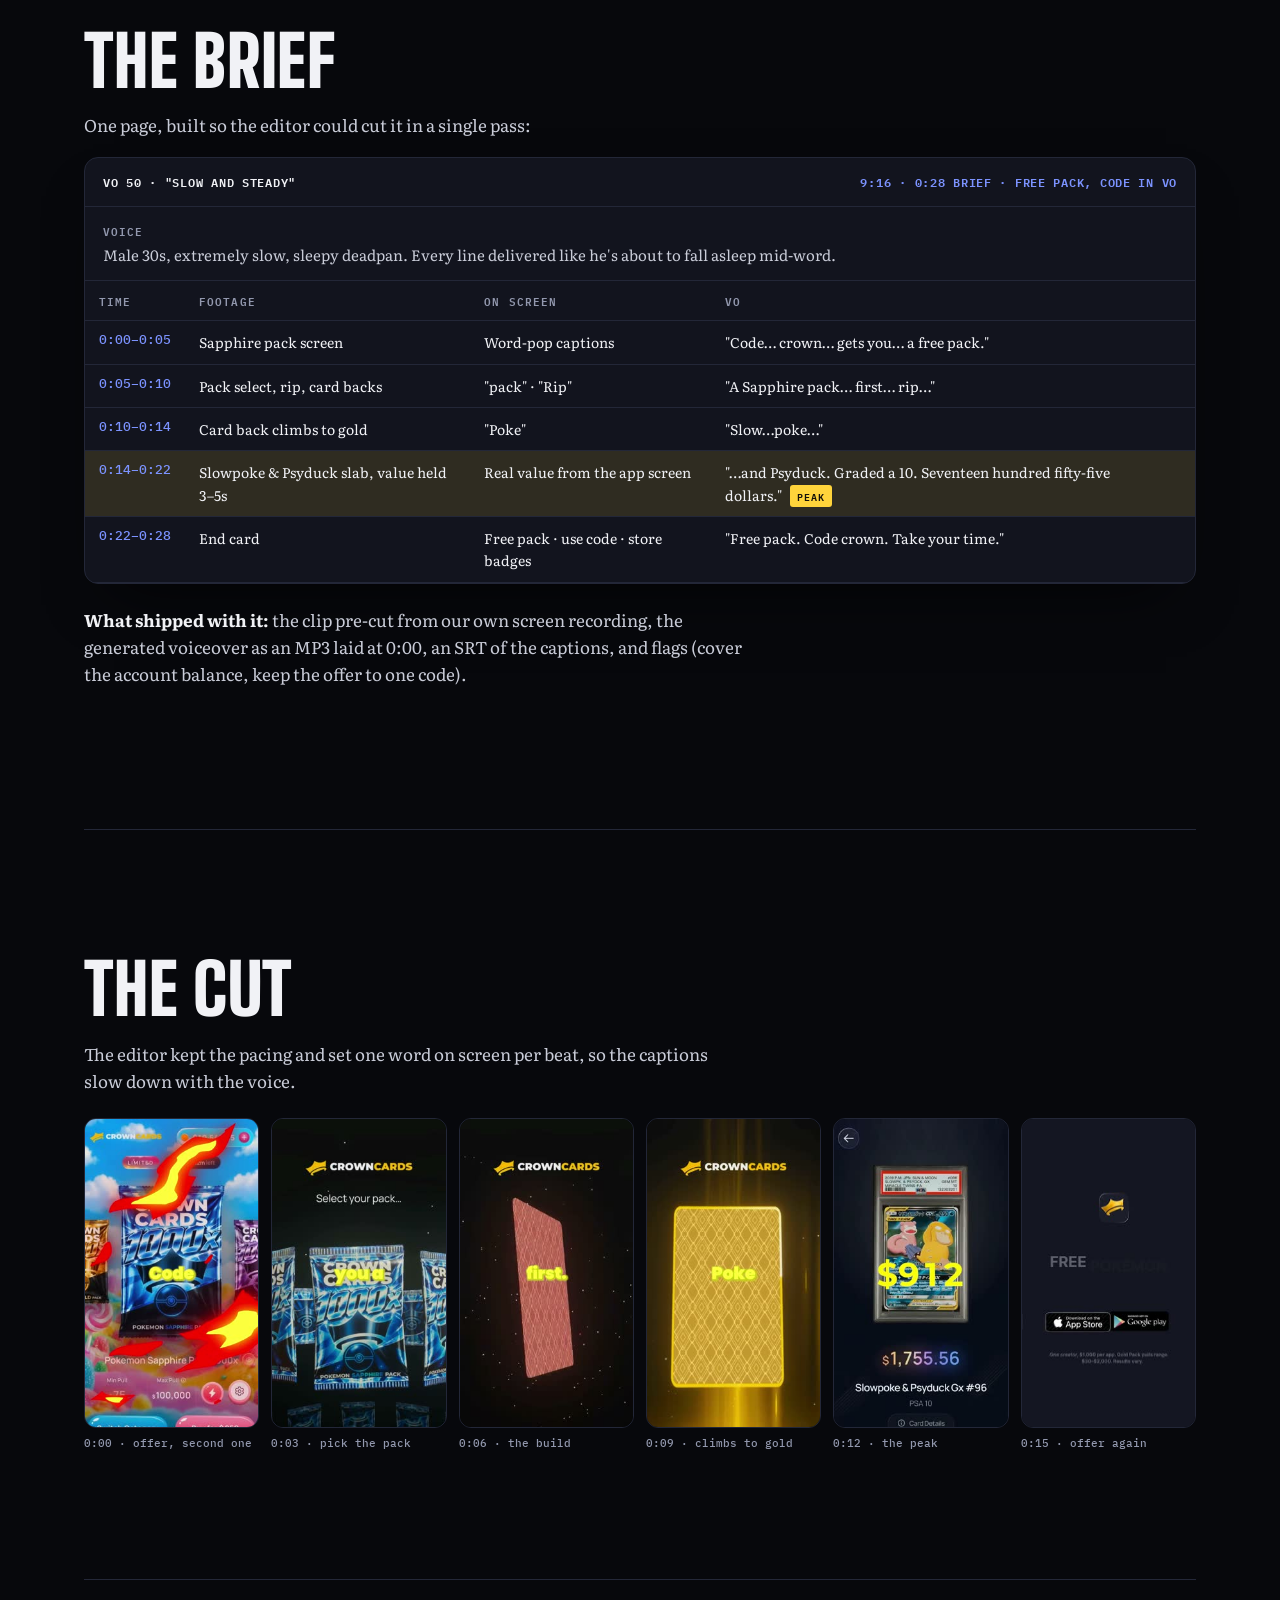
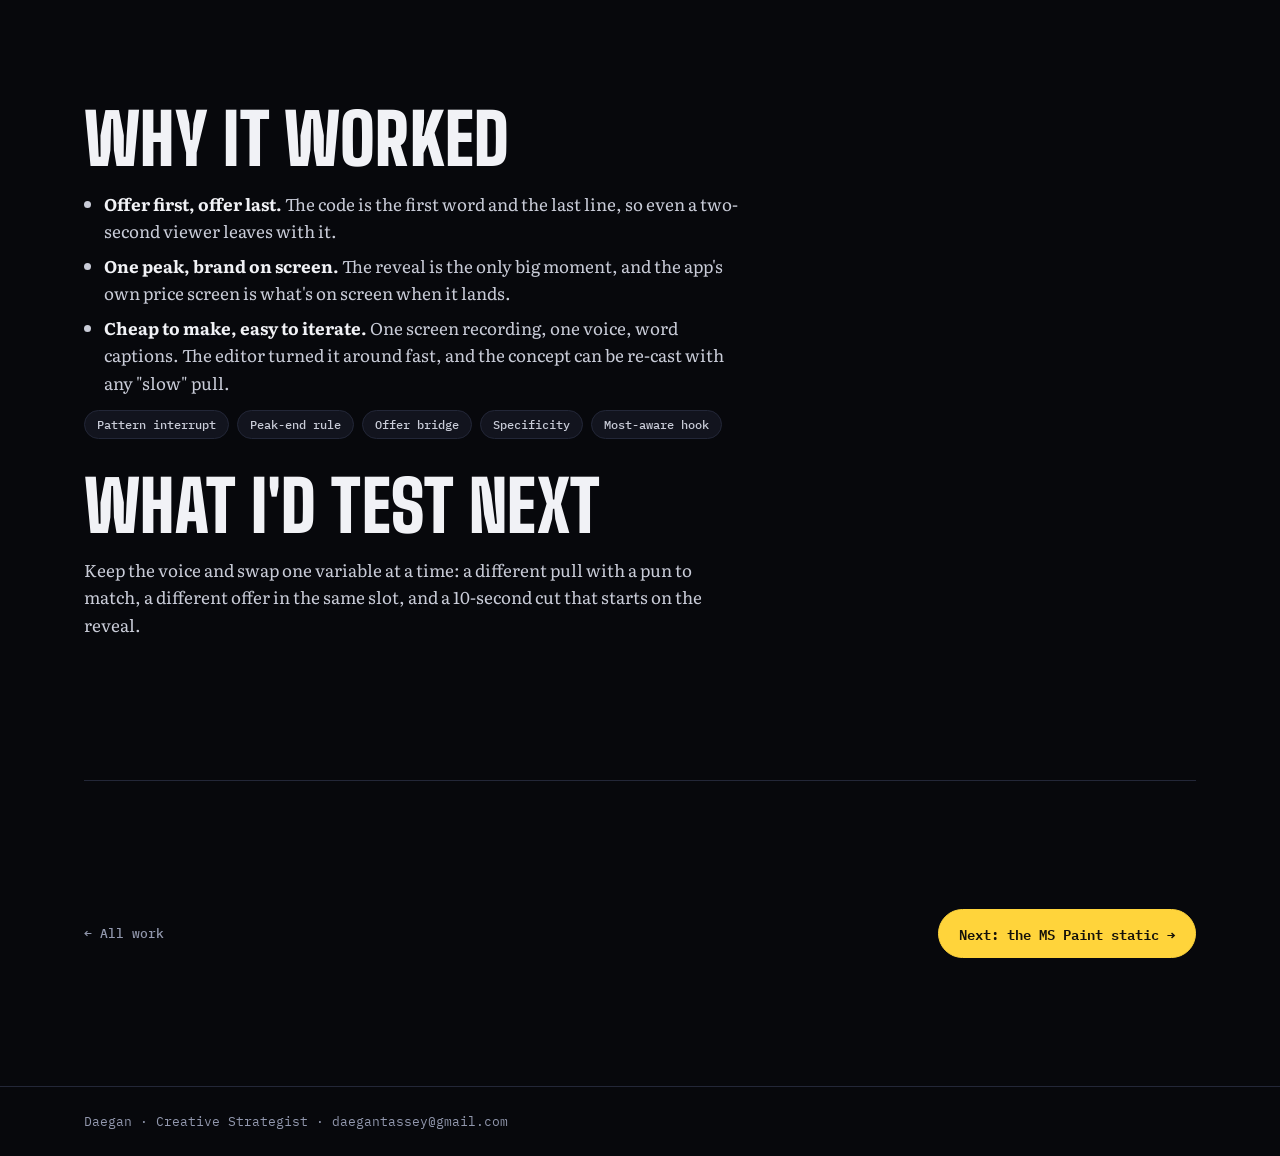
<file: slow-and-steady.html>
<!doctype html>
<html lang="en"><head>
<meta charset="utf-8"><meta name="viewport" content="width=device-width,initial-scale=1,viewport-fit=cover">
<title>Slow and Steady · Case Study</title>
<link rel="preconnect" href="https://fonts.googleapis.com"><link rel="preconnect" href="https://fonts.gstatic.com" crossorigin>
<link href="https://fonts.googleapis.com/css2?family=Big+Shoulders+Display:wght@600;800;900&family=Literata:ital,opsz,wght@0,7..72,400;0,7..72,600;1,7..72,400&family=IBM+Plex+Mono:wght@400;500;600&display=swap" rel="stylesheet">
<link rel="stylesheet" href="site.css?v=11">
</head><body>
<header class="bar"><div class="wrap">
  <a class="who" href="index.html"><b></b>Daegan<span class="full"> · Creative Strategist</span></a>
  <nav><a href="index.html#work">All work</a><a href="ms-paint.html">Next case</a><a class="go" href="index.html#contact">Get a free brief</a></nav>
</div></header>

<main class="wrap">
  <div class="cs-hero">
    <div>
      <a class="back" href="index.html#work">← All work</a>
      <div class="eyebrow" style="margin-top:18px">Case study · Video brief</div>
      <h1 style="margin-top:12px">Slow and <span class="mark">Steady</span></h1>
      <p class="lede">In a feed full of shouting rip reactions, the ad that scaled furthest was read by the sleepiest narrator I could cast. It became my most-scaled creative.</p>
      <dl class="facts">
        <div><dt>Format</dt><dd>9:16 video · 19s cut</dd></div>
        <div><dt>Lifetime spend</dt><dd>$30K+</dd></div>
        <div><dt>Offer</dt><dd>Free pack with a referral code</dd></div>
        <div><dt>Awareness stage</dt><dd>Most aware: offer in second one</dd></div>
        <div><dt>My role</dt><dd>Concept, script, VO casting, brief, footage pull</dd></div>
        <div><dt>Edit</dt><dd>Team video editor, cut from my brief</dd></div>
      </dl>
    </div>
    <div class="media-frame"><video src="assets/slow-and-steady.mp4" poster="assets/slow-and-steady.jpg" muted loop playsinline autoplay controls preload="auto" aria-label="Slow and Steady final ad"></video></div>
  </div>

  <section class="rv">
    <div class="prose">
      <h2>The problem</h2>
      <p>Every competitor in the category runs the same ad: a creator screaming at a pull, a dollar figure in yellow, "INSANE!!!" in the caption. It works for a while, then the feed learns to scroll past it. We needed a short, cheap-to-edit ad that put the offer in the first second and still stopped the thumb.</p>
      <h2 style="margin-top:36px">The insight</h2>
      <ul>
        <li><b>The wait is the product.</b> Our customer research showed the best moment of a rip is the build before the reveal, not the number after it. A slow voice turns the build into the whole ad.</li>
        <li><b>Contrast beats volume.</b> When everything around it is loud, a whisper is the pattern interrupt.</li>
        <li><b>Let the pull write the joke.</b> I searched our own footage for a reveal that fit the voice and found a Slowpoke &amp; Psyduck slab, graded a 10. The card pays off the concept on its own.</li>
      </ul>
      <h2 style="margin-top:36px">The brief</h2>
      <p>One page, built so the editor could cut it in a single pass:</p>
    </div>
    <article class="brief" style="transform:none;margin-top:18px" aria-label="Slow and Steady brief">
      <div class="brief-head"><span>VO 50 · "Slow and Steady"</span><span>9:16 · 0:28 brief · free pack, code in VO</span></div>
      <div class="story"><b>Voice</b>Male 30s, extremely slow, sleepy deadpan. Every line delivered like he's about to fall asleep mid-word.</div>
      <div class="tbl-scroll"><table>
        <thead><tr><th>Time</th><th>Footage</th><th>On screen</th><th>VO</th></tr></thead>
        <tbody>
          <tr><td class="tc">0:00–0:05</td><td>Sapphire pack screen</td><td>Word-pop captions</td><td>"Code… crown… gets you… a free pack."</td></tr>
          <tr><td class="tc">0:05–0:10</td><td>Pack select, rip, card backs</td><td>"pack" · "Rip"</td><td>"A Sapphire pack… first… rip…"</td></tr>
          <tr><td class="tc">0:10–0:14</td><td>Card back climbs to gold</td><td>"Poke"</td><td>"Slow…poke…"</td></tr>
          <tr class="peak"><td class="tc">0:14–0:22</td><td>Slowpoke &amp; Psyduck slab, value held 3–5s</td><td>Real value from the app screen</td><td>"…and Psyduck. Graded a 10. Seventeen hundred fifty-five dollars."</td></tr>
          <tr><td class="tc">0:22–0:28</td><td>End card</td><td>Free pack · use code · store badges</td><td>"Free pack. Code crown. Take your time."</td></tr>
        </tbody></table></div>
    </article>
    <div class="prose" style="margin-top:22px">
      <p><b>What shipped with it:</b> the clip pre-cut from our own screen recording, the generated voiceover as an MP3 laid at 0:00, an SRT of the captions, and flags (cover the account balance, keep the offer to one code).</p>
    </div>
  </section>

  <section class="rv">
    <div class="prose"><h2>The cut</h2><p>The editor kept the pacing and set one word on screen per beat, so the captions slow down with the voice.</p></div>
    <div class="frames">
      <figure><img src="assets/sas-f5.jpg" alt="Pack screen with the word Code"><figcaption>0:00 · offer, second one</figcaption></figure>
      <figure><img src="assets/sas-f32.jpg" alt="Pack select screen"><figcaption>0:03 · pick the pack</figcaption></figure>
      <figure><img src="assets/sas-f63.jpg" alt="Purple card back"><figcaption>0:06 · the build</figcaption></figure>
      <figure><img src="assets/sas-f95.jpg" alt="Gold card back"><figcaption>0:09 · climbs to gold</figcaption></figure>
      <figure><img src="assets/sas-f127.jpg" alt="Graded slab with value"><figcaption>0:12 · the peak</figcaption></figure>
      <figure><img src="assets/sas-f159.jpg" alt="End card with offer"><figcaption>0:15 · offer again</figcaption></figure>
    </div>
  </section>

  <section class="rv">
    <div class="prose">
      <h2>Why it worked</h2>
      <ul>
        <li><b>Offer first, offer last.</b> The code is the first word and the last line, so even a two-second viewer leaves with it.</li>
        <li><b>One peak, brand on screen.</b> The reveal is the only big moment, and the app's own price screen is what's on screen when it lands.</li>
        <li><b>Cheap to make, easy to iterate.</b> One screen recording, one voice, word captions. The editor turned it around fast, and the concept can be re-cast with any "slow" pull.</li>
      </ul>
      <div class="tags"><span>Pattern interrupt</span><span>Peak-end rule</span><span>Offer bridge</span><span>Specificity</span><span>Most-aware hook</span></div>
      <h2 style="margin-top:36px">What I'd test next</h2>
      <p>Keep the voice and swap one variable at a time: a different pull with a pun to match, a different offer in the same slot, and a 10-second cut that starts on the reveal.</p>
    </div>
  </section>

  <section class="next rv"><a class="back" href="index.html#work">← All work</a><a class="btn primary" href="ms-paint.html">Next: the MS Paint static →</a></section>
</main>
<footer><div class="wrap">Daegan · Creative Strategist · daegantassey@gmail.com</div></footer>
<div class="sticky"><a class="btn primary" href="index.html#contact">Get one brief free →</a></div>
<script src="motion.js?v=8"></script>
</body></html>
</file>
<file: site.css>
/* Dark stage, motion-led. The site is an ad for Daegan: hook + offer up top, proof moving, story, peak (case studies), offer again.
   Single deliberate dark look. Highlighter yellow = the offer; cobalt = data/timecodes. */
:root{
  --bg:#07080C; --bg2:#0E1018; --card:#12141E; --line:#232738; --fg:#F1F2F6; --mut:#9298AE;
  --hl:#FFD43B; --hl-ink:#14110A; --tc:#7C93FF; --glow:rgba(255,212,59,.18);
  --display:"Big Shoulders Display","Arial Narrow",Impact,sans-serif;
  --body:"Literata",Georgia,"Times New Roman",serif;
  --mono:"IBM Plex Mono",ui-monospace,Menlo,Consolas,monospace;
  color-scheme:dark;
}
*{box-sizing:border-box}
html{scroll-behavior:smooth}
body{background:var(--bg);color:var(--fg);font:400 17px/1.6 var(--body);margin:0;overflow-x:hidden}
body::before{content:"";position:fixed;inset:-50%;z-index:-1;pointer-events:none;opacity:.06;
  background-image:url("data:image/svg+xml,%3Csvg xmlns='http://www.w3.org/2000/svg' width='160' height='160'%3E%3Cfilter id='n'%3E%3CfeTurbulence type='fractalNoise' baseFrequency='.9' numOctaves='3'/%3E%3C/filter%3E%3Crect width='100%25' height='100%25' filter='url(%23n)'/%3E%3C/svg%3E");
  animation:grain 1.2s steps(6) infinite}
@keyframes grain{0%{transform:translate(0,0)}20%{transform:translate(-3%,2%)}40%{transform:translate(2%,-3%)}60%{transform:translate(-2%,-1%)}80%{transform:translate(3%,1%)}100%{transform:translate(0,0)}}
.wrap{max-width:1200px;margin:0 auto;padding-inline:clamp(16px,4vw,44px);padding-block:0}
a{color:inherit}
h1,h2,h3{font-family:var(--display);font-weight:900;line-height:.9;letter-spacing:.005em;text-transform:uppercase;text-wrap:balance;margin:0}
.eyebrow{font:600 12px/1 var(--mono);letter-spacing:.16em;text-transform:uppercase;color:var(--mut)}
.mark{color:var(--hl)}
.hlbar{background:var(--hl);color:var(--hl-ink);padding:0 .12em}
section,section.wrap{padding-block:clamp(80px,10vw,140px)}
section + section{border-top:1px solid var(--line)}
.close,section.close{padding-block:clamp(90px,12vw,170px)}
.lede{max-width:58ch;color:var(--mut);font-size:18px}
:focus-visible{outline:3px solid var(--hl);outline-offset:3px}

/* bar */
.bar{position:sticky;top:env(safe-area-inset-top,0px);z-index:20;background:rgba(7,8,12,.72);backdrop-filter:blur(12px);border-bottom:1px solid var(--line)}
.bar .wrap{display:flex;align-items:center;justify-content:space-between;gap:16px;height:60px}
.who{font:600 13px var(--mono);letter-spacing:.1em;text-transform:uppercase;text-decoration:none}
.who b{display:inline-block;width:10px;height:10px;border-radius:50%;background:var(--hl);margin-right:10px;box-shadow:0 0 14px var(--hl);animation:pulse 2s ease-in-out infinite}
@keyframes pulse{50%{opacity:.35}}
nav{display:flex;gap:clamp(12px,2.4vw,28px);font:500 13px var(--mono);align-items:center}
nav a{text-decoration:none;color:var(--mut)} nav a:hover{color:var(--fg)}
@media (max-width:680px){nav a:not(.go){display:none}}
.go,.btn{font:600 14px var(--mono);text-decoration:none;padding:12px 20px;border-radius:999px;border:1.5px solid var(--line);color:var(--fg);background:transparent;cursor:pointer;display:inline-flex;align-items:center;gap:8px;transition:transform .2s,box-shadow .2s,background .2s}
.go,.btn.primary{background:var(--hl);color:var(--hl-ink)!important;border-color:var(--hl)}
.btn.primary:hover,.go:hover{transform:translateY(-2px);box-shadow:0 10px 30px -6px var(--hl)}
.go{padding:8px 16px;font-size:13px}

/* hero */
.hero{position:relative;display:grid;grid-template-columns:minmax(0,1.2fr) minmax(0,.8fr);gap:clamp(28px,5vw,72px);align-items:center;padding-block:clamp(44px,8vw,100px)}
.hero::before{content:"";position:absolute;z-index:-1;width:900px;height:900px;left:40%;top:-30%;border-radius:50%;background:radial-gradient(circle,var(--glow),transparent 60%);filter:blur(10px);animation:drift 14s ease-in-out infinite alternate}
@keyframes drift{to{transform:translate(-18%,12%)}}
.hero h1{font-size:clamp(54px,7.2vw,104px)}
.hero h1 .ln{white-space:nowrap}
@media (max-width:520px){.hero h1 .ln{white-space:normal}}
.hero h1 .ln{display:block;animation:rise .9s cubic-bezier(.2,.8,.2,1) both}
.hero h1 .ln:nth-child(2){animation-delay:.08s}.hero h1 .ln:nth-child(3){animation-delay:.16s}.hero h1 .ln:nth-child(4){animation-delay:.24s}
@keyframes rise{from{transform:translateY(40%);opacity:0}to{transform:none;opacity:1}}
.hero p{margin:24px 0 28px;max-width:46ch;font-size:19px;color:#C9CCD8}
.cta-row{display:flex;flex-wrap:wrap;gap:12px;align-items:center}
.chip{font:500 13px var(--mono);color:var(--mut);display:flex;align-items:center;gap:8px}
.chip strong{color:var(--fg)}
.phone{justify-self:center;width:min(320px,80vw);border-radius:40px;padding:10px;background:#000;box-shadow:0 0 0 2px #2c3040,0 0 0 4px #0b0c12,0 40px 80px -20px rgba(0,0,0,.9),0 0 80px -10px var(--glow);transform:rotate(3deg);animation:float 6s ease-in-out infinite}
@keyframes float{50%{transform:rotate(1.5deg) translateY(-12px)}}
.phone video,.phone img{display:block;width:100%;border-radius:30px;aspect-ratio:9/16;object-fit:cover;max-width:100%}
.phone .tag{position:absolute}
@media (max-width:880px){.hero{grid-template-columns:1fr}.phone{transform:none}}

/* marquee */
.marquee{border-block:1px solid var(--line);overflow:hidden;white-space:nowrap;background:var(--bg2)}
.marquee .track{display:inline-flex;gap:48px;padding-block:18px;animation:mq 38s linear infinite;font:800 clamp(22px,3vw,34px)/1 var(--display);text-transform:uppercase;letter-spacing:.03em}
.marquee .track span{display:inline-flex;align-items:center;gap:48px}
.marquee .track span::after{content:"✦";color:var(--hl);font-size:.7em}
.marquee em{font-style:normal;color:var(--hl)}
@keyframes mq{to{transform:translateX(-50%)}}

/* proof stats */
.proof{display:grid;grid-template-columns:repeat(4,minmax(0,1fr));gap:1px;background:var(--line);border:1px solid var(--line);border-radius:14px;overflow:hidden}
.proof div{background:var(--card);padding:28px 22px}
.proof strong{display:block;font:900 clamp(46px,6vw,76px)/1 var(--display);font-variant-numeric:tabular-nums}
.proof .hi strong{color:var(--hl);text-shadow:0 0 30px var(--glow)}
.proof span{font:500 12px var(--mono);letter-spacing:.08em;text-transform:uppercase;color:var(--mut)}
@media (max-width:760px){.proof{grid-template-columns:repeat(2,minmax(0,1fr))}}
.foot{font:400 13px var(--mono);color:var(--mut);margin-top:14px}

/* section heads */
.sh{display:grid;grid-template-columns:minmax(0,1.1fr) minmax(0,.9fr);gap:clamp(20px,4vw,56px);align-items:end;margin-bottom:44px}
.sh h2{font-size:clamp(52px,7.5vw,104px)}
@media (max-width:760px){.sh{grid-template-columns:1fr}}

/* story: problem → fix */
.problem{display:grid;grid-template-columns:repeat(3,minmax(0,1fr));gap:14px}
.problem div{padding:26px;border:1px solid var(--line);border-radius:14px;background:var(--card)}
.problem b{font:900 36px/1 var(--display);text-transform:uppercase;display:block;margin-bottom:10px}
.problem p{margin:0;color:var(--mut);font-size:16px}
@media (max-width:760px){.problem{grid-template-columns:1fr}}

/* brief card */
.brief{background:var(--card);border:1px solid var(--line);border-radius:14px;overflow:hidden;box-shadow:0 30px 60px -30px rgba(0,0,0,.8);min-width:0}
.brief-head{display:flex;justify-content:space-between;gap:12px;padding:14px 18px;border-bottom:1px solid var(--line);font:600 12px var(--mono);letter-spacing:.06em;text-transform:uppercase}
.brief-head span:last-child{color:var(--tc)}
.story{padding:14px 18px;font-size:15px;line-height:1.5;border-bottom:1px solid var(--line);color:#C9CCD8}
.story b{font:600 11px var(--mono);letter-spacing:.1em;text-transform:uppercase;color:var(--mut);display:block;margin-bottom:4px}
.tbl-scroll{overflow-x:auto}
table{border-collapse:collapse;width:100%;font-size:14px}
th{font:600 11px var(--mono);letter-spacing:.1em;text-transform:uppercase;color:var(--mut);text-align:left;padding:10px 14px;border-bottom:1px solid var(--line);white-space:nowrap}
td{padding:10px 14px;border-bottom:1px solid var(--line);vertical-align:top}
td.tc{font:500 13px var(--mono);color:var(--tc);white-space:nowrap;font-variant-numeric:tabular-nums}
tr.peak td{background:rgba(255,212,59,.12)}
tr.peak td:last-child::after{content:"PEAK";font:600 10px var(--mono);letter-spacing:.12em;margin-left:8px;padding:2px 7px;border-radius:3px;background:var(--hl);color:var(--hl-ink)}
.split{display:grid;grid-template-columns:minmax(0,.9fr) minmax(0,1.1fr);gap:clamp(24px,4vw,56px);align-items:start}
@media (max-width:900px){.split{grid-template-columns:1fr}}

/* anatomy list */
.anatomy{display:grid;grid-template-columns:repeat(2,minmax(0,1fr));gap:1px;background:var(--line);border:1px solid var(--line);border-radius:14px;overflow:hidden}
.part{background:var(--card);padding:20px 22px;transition:background .25s}
.part:hover{background:#171a27}
.part .k{font:600 11px var(--mono);color:var(--tc);letter-spacing:.1em}
.part h3{font-size:28px;margin:8px 0 6px}
.part p{margin:0;font-size:15px;color:var(--mut)}
@media (max-width:540px){.anatomy{grid-template-columns:1fr}}

/* reel (moving work) */
.reel{overflow:hidden;mask-image:linear-gradient(90deg,transparent,#000 6%,#000 94%,transparent);-webkit-mask-image:linear-gradient(90deg,transparent,#000 6%,#000 94%,transparent)}
.reel .row{display:flex;gap:16px;width:max-content;animation:reel 60s linear infinite}
.reel:hover .row{animation-play-state:paused}
@keyframes reel{to{transform:translateX(-50%)}}
.rc{position:relative;width:250px;flex:none;border-radius:16px;overflow:hidden;background:#000;border:1px solid var(--line);text-decoration:none}
.rc video,.rc img{display:block;width:100%;aspect-ratio:4/5;object-fit:cover;max-width:100%}
.rc.static img{object-fit:contain;background:#0d1020}
.rc .cap{position:absolute;left:0;right:0;bottom:0;padding:34px 14px 12px;background:linear-gradient(transparent,rgba(0,0,0,.88));font:500 12px/1.35 var(--mono);color:#cfd3e2}
.rc .cap b{display:block;color:#fff;font:800 22px/1 var(--display);text-transform:uppercase;margin-bottom:4px}
.rc .cap .sp{color:var(--hl)}
.rc .badge{position:absolute;top:10px;left:10px;font:600 10px var(--mono);letter-spacing:.1em;text-transform:uppercase;background:var(--hl);color:var(--hl-ink);padding:4px 8px;border-radius:999px}

/* awareness ladder */
.ladder{display:flex;flex-direction:column;gap:10px}
.rung{display:grid;grid-template-columns:170px minmax(0,1fr) minmax(0,1.1fr);gap:22px;align-items:baseline;padding:20px 22px;background:var(--card);border:1px solid var(--line);border-radius:14px;transition:border-color .25s,transform .25s}
.rung:hover{border-color:var(--hl);transform:translateX(6px)}
.rung:nth-child(2){margin-left:3%}.rung:nth-child(3){margin-left:6%}.rung:nth-child(4){margin-left:9%}.rung:nth-child(5){margin-left:12%}
.rung .st{font:900 30px/1 var(--display);text-transform:uppercase}
.rung .st small{display:block;font:600 11px var(--mono);letter-spacing:.12em;color:var(--tc);margin-bottom:6px}
.rung .job{font-size:15.5px}
.rung .ex{font-size:15px;color:var(--mut);border-left:2px solid var(--hl);padding-left:12px}
@media (max-width:820px){.rung{grid-template-columns:1fr;gap:8px;margin-left:0!important}}

/* case study cards (the peak) */
.cases{display:grid;grid-template-columns:repeat(2,minmax(0,1fr));gap:18px}
.case{position:relative;display:grid;grid-template-columns:minmax(0,1fr) 150px;gap:18px;align-items:end;padding:26px;border-radius:18px;background:var(--card);border:1px solid var(--line);text-decoration:none;overflow:hidden;transition:transform .3s,border-color .3s}
.case:hover{transform:translateY(-6px);border-color:var(--hl)}
.case::after{content:"";position:absolute;inset:auto -30% -60% auto;width:340px;height:340px;border-radius:50%;background:radial-gradient(circle,var(--glow),transparent 65%)}
.case h3{font-size:clamp(40px,4.6vw,64px)}
.case .meta{font:500 12px var(--mono);color:var(--mut);letter-spacing:.06em;text-transform:uppercase;margin-bottom:12px}
.case .sp{font:900 44px/1 var(--display);color:var(--hl);margin-top:14px}
.case .go2{font:600 13px var(--mono);margin-top:14px;display:inline-block}
.case img,.case video{width:150px;border-radius:12px;position:relative;z-index:1;max-width:100%}
@media (max-width:900px){.cases{grid-template-columns:1fr}}
@media (max-width:480px){.case{grid-template-columns:minmax(0,1fr) 92px;align-items:center}.case img,.case video{width:92px}}

/* theory */
.theories{display:grid;grid-template-columns:repeat(auto-fill,minmax(250px,1fr));gap:12px}
.th{padding:20px;border:1px solid var(--line);border-radius:14px;background:var(--card);transition:border-color .25s}
.th:hover{border-color:var(--tc)}
.th b{font:600 13px var(--mono);letter-spacing:.04em;color:var(--fg)}
.th p{margin:6px 0 0;font-size:15px;color:var(--mut)}

/* systems */
.systems{display:grid;grid-template-columns:repeat(2,minmax(0,1fr));gap:14px}
.sys{display:grid;grid-template-columns:auto minmax(0,1fr);gap:18px;padding:22px;border:1px solid var(--line);border-radius:14px;background:var(--card)}
.cover{width:80px;height:104px;border-radius:4px;background:linear-gradient(160deg,#1b1f30,#090a10);border:1px solid var(--line);color:var(--hl);display:grid;place-items:end start;padding:9px;font:800 15px/1 var(--display);text-transform:uppercase}
.sys h3{font-size:30px;margin-bottom:6px}
.sys p{margin:0;font-size:15.5px;color:var(--mut)}
@media (max-width:760px){.systems{grid-template-columns:1fr}}

/* process */
.steps{display:grid;grid-template-columns:repeat(4,minmax(0,1fr));gap:0;border-top:1px solid var(--line)}
.step{padding:22px 18px 0 0;position:relative}
.step::before{content:"";position:absolute;top:-4px;left:0;width:8px;height:8px;border-radius:50%;background:var(--hl);box-shadow:0 0 12px var(--hl)}
.step .n{font:600 13px var(--mono);color:var(--tc)}
.step h3{font-size:32px;margin:8px 0}
.step p{margin:0;font-size:15.5px;color:var(--mut)}
@media (max-width:820px){.steps{grid-template-columns:1fr 1fr;row-gap:28px}}
@media (max-width:480px){.steps{grid-template-columns:1fr}}

.stack{display:flex;flex-wrap:wrap;gap:10px}
.stack span{font:500 14px var(--mono);padding:8px 14px;border:1px solid var(--line);border-radius:999px;color:#C9CCD8}

/* closing offer */
.close{position:relative;padding-block:clamp(80px,12vw,160px);text-align:center}
.close::before{content:"";position:absolute;z-index:-1;left:50%;top:50%;width:900px;height:600px;transform:translate(-50%,-50%);background:radial-gradient(ellipse,var(--glow),transparent 62%)}
.close h2{font-size:clamp(64px,11vw,160px);max-width:12ch;margin:14px auto 0}
.close p{max-width:52ch;margin:22px auto 30px;color:#C9CCD8}
.contact{display:flex;flex-wrap:wrap;gap:12px;align-items:center;justify-content:center}
.addr{font:600 15px var(--mono);padding:12px 18px;border:1.5px dashed var(--line);border-radius:999px;user-select:all}
footer{border-top:1px solid var(--line);padding-block:26px;font:400 13px var(--mono);color:var(--mut)}

/* sticky CTA */
.sticky{position:fixed;right:max(16px,env(safe-area-inset-right,0px));bottom:calc(16px + env(safe-area-inset-bottom,0px));z-index:30;transform:translateY(140%);transition:transform .35s cubic-bezier(.2,.8,.2,1)}
.sticky.on{transform:none}
.sticky .btn{box-shadow:0 14px 40px -8px rgba(0,0,0,.8),0 0 0 4px rgba(255,212,59,.18)}

/* reveal on scroll (content stays visible without JS) */
.motion .rv{opacity:0;transform:translateY(28px);transition:opacity .8s cubic-bezier(.2,.8,.2,1),transform .8s cubic-bezier(.2,.8,.2,1)}
.motion .rv.in{opacity:1;transform:none}

/* case study pages */
.cs-hero{display:grid;grid-template-columns:minmax(0,1.1fr) minmax(0,.9fr);gap:clamp(24px,5vw,64px);align-items:start;padding-block:clamp(40px,7vw,90px)}
.cs-hero h1{font-size:clamp(60px,9vw,128px);animation:rise .9s cubic-bezier(.2,.8,.2,1) both}
.cs-hero .lede{margin-top:18px}
.facts{display:grid;grid-template-columns:repeat(2,minmax(0,1fr));gap:1px;background:var(--line);border:1px solid var(--line);border-radius:14px;overflow:hidden;margin:28px 0 0}
.facts div{background:var(--card);padding:14px 16px}
.facts dt{font:600 11px var(--mono);letter-spacing:.1em;text-transform:uppercase;color:var(--mut)}
.facts dd{margin:4px 0 0;font-size:16px}
.media-frame{justify-self:center;width:min(340px,86vw);border-radius:40px;padding:10px;background:#000;box-shadow:0 0 0 2px #2c3040,0 40px 80px -20px rgba(0,0,0,.9),0 0 80px -10px var(--glow)}
.media-frame video,.media-frame img{display:block;width:100%;border-radius:30px;max-width:100%}
.media-frame.sq{border-radius:18px;width:min(440px,90vw)}.media-frame.sq img{border-radius:10px}
.prose{max-width:66ch}
.prose h2{font-size:clamp(40px,5.5vw,72px);margin-bottom:18px}
.prose p{margin:0 0 14px;color:#C9CCD8}
.prose ul{margin:0 0 14px;padding-left:20px;color:#C9CCD8}
.prose li{margin-bottom:8px}
.prose b{color:var(--fg)}
.frames{display:grid;grid-template-columns:repeat(6,minmax(0,1fr));gap:12px;margin-top:24px}
.frames figure{margin:0}
.frames img{width:100%;border-radius:12px;display:block;max-width:100%;border:1px solid var(--line)}
.frames figcaption{font:500 11px/1.35 var(--mono);color:var(--mut);margin-top:8px}
@media (max-width:760px){.frames{grid-template-columns:repeat(3,minmax(0,1fr))}.cs-hero{grid-template-columns:1fr}}
.iter{display:grid;grid-template-columns:repeat(4,minmax(0,1fr));gap:14px;margin-top:24px}
.iter figure{margin:0;background:var(--card);border:1px solid var(--line);border-radius:14px;overflow:hidden}
.iter img{display:block;width:100%;max-width:100%}
.iter figcaption{padding:12px 14px;font:500 12px/1.4 var(--mono);color:var(--mut)}
.iter figcaption b{color:var(--fg);display:block}
@media (max-width:820px){.iter{grid-template-columns:repeat(2,minmax(0,1fr))}}
.tags{display:flex;flex-wrap:wrap;gap:8px;margin-top:10px}
.tags span{font:500 12px var(--mono);padding:6px 12px;border:1px solid var(--line);border-radius:999px;background:var(--card);color:#C9CCD8}
.back{font:500 13px var(--mono);color:var(--mut);text-decoration:none}
.next{display:flex;justify-content:space-between;align-items:center;gap:16px;flex-wrap:wrap}

@media (prefers-reduced-motion:reduce){*,*::before,*::after{animation:none!important;transition:none!important}.motion .rv{opacity:1;transform:none}}

/* ---- mobile pass ---- */
html,body{overflow-x:clip;max-width:100%}
main{overflow-x:clip}
.hero::before{width:min(900px,160vw);height:min(900px,160vw);left:auto;right:-30%}
.close::before{width:min(900px,120vw);height:min(600px,90vw)}
.who .full{display:inline}
@media (max-width:600px){
  body{font-size:16px}
  .bar .wrap{height:54px}
  .who{font-size:12px;letter-spacing:.08em}
  .who .full{display:none}
  .go{padding:7px 12px;font-size:12px;white-space:nowrap}
  .eyebrow{font-size:10.5px;letter-spacing:.12em;line-height:1.5}
  .hero{padding-block:28px 52px;gap:30px}
  .hero h1{font-size:clamp(46px,14vw,64px)}
  .hero p{font-size:16.5px;margin:18px 0 22px}
  .cta-row{gap:10px}
  .cta-row .btn{width:100%;justify-content:center}
  .phone{width:min(230px,62vw);border-radius:32px;padding:8px}
  .phone video,.phone img{border-radius:24px}
  .marquee .track{gap:28px;padding-block:14px}
  .marquee .track span{gap:28px}
  section,section.wrap{padding-block:64px}
  .sh{margin-bottom:28px;gap:14px}
  .sh h2{font-size:clamp(42px,12.5vw,58px)}
  .lede{font-size:16px}
  .proof strong{font-size:44px}
  .proof div{padding:20px 16px}
  .problem div,.part,.th,.sys{padding:18px}
  .problem b{font-size:30px}
  .split h2{font-size:clamp(42px,12.5vw,58px)!important}
  .rc{width:200px}
  .rc .cap b{font-size:19px}
  .case{padding:20px;gap:14px}
  .case h3{font-size:40px}
  .case .sp{font-size:36px}
  .rung{padding:16px}
  .rung .st{font-size:26px}
  .step h3{font-size:28px}
  .stack span{font-size:13px;padding:7px 12px}
  .close h2{font-size:clamp(52px,15vw,76px)}
  .contact{flex-direction:column;align-items:stretch}
  .contact .btn,.addr{justify-content:center;text-align:center}
  .sticky{left:16px;right:16px}
  .sticky .btn{width:100%;justify-content:center}
  footer{font-size:12px}
  .cs-hero{padding-block:28px 48px}
  .cs-hero h1{font-size:clamp(50px,15vw,72px)}
  .facts{grid-template-columns:repeat(2,minmax(0,1fr))}
  .facts div{padding:12px}
  .facts dd{font-size:14.5px;line-height:1.35}
  .media-frame{width:min(250px,70vw)}
  .media-frame.sq{width:100%}
  .prose h2{font-size:clamp(38px,11vw,52px)}
  .frames{gap:8px}
  .iter{gap:10px}
  td,th{padding:9px 10px}
}
.reel:active .row{animation-play-state:paused}
@media (max-width:600px){.case h3{font-size:34px}.case .lede{font-size:15px!important}}

/* Systems & people (2026-10-21) */
.org{display:grid;grid-template-columns:minmax(0,1.15fr) minmax(0,1fr);gap:28px;align-items:start;margin-top:8px}
.tree{background:var(--card);border:1px solid var(--line);border-radius:14px;overflow:hidden;box-shadow:0 30px 60px -30px rgba(0,0,0,.8);min-width:0}
.tree-head{display:flex;justify-content:space-between;gap:12px;padding:14px 18px;border-bottom:1px solid var(--line);font:600 12px var(--mono);letter-spacing:.06em;text-transform:uppercase}
.tree-head span:last-child{color:var(--hl)}
.tree pre{margin:0;padding:18px;font:400 13.5px/1.75 var(--mono);color:var(--fg);overflow-x:auto;white-space:pre}
.tree b{color:var(--hl);font-weight:600} .tree i{color:var(--mut);font-style:normal}
.org-copy h3{font-size:clamp(28px,3vw,40px);margin:0 0 10px} .org-copy h3+p{margin:0 0 26px;color:var(--mut)}
.people{display:grid;grid-template-columns:repeat(3,minmax(0,1fr));gap:16px;margin-top:36px}
.pp{padding:26px;border:1px solid var(--line);border-radius:14px;background:var(--card)}
.pp .k{font:600 11px var(--mono);letter-spacing:.14em;color:var(--hl)}
.pp h3{font-size:30px;margin:10px 0} .pp p{margin:0;color:var(--mut);font-size:16px}
.tools{margin-top:36px;border:1px solid var(--line);border-radius:14px;background:var(--bg2);padding:24px;display:grid;grid-template-columns:repeat(4,minmax(0,1fr));gap:18px}
.tools-head{grid-column:1/-1;display:flex;justify-content:space-between;gap:16px;flex-wrap:wrap;align-items:baseline;padding-bottom:10px;border-bottom:1px solid var(--line)}
.tl b{font:900 24px/1 var(--display);text-transform:uppercase;display:block;margin-bottom:8px} .tl p{margin:0;color:var(--mut);font-size:15px}
/* Writing: spec copy page */
.spec{background:#F3EEE4;color:#2B2622;border-radius:6px;padding:clamp(26px,4vw,52px);box-shadow:0 30px 60px -30px rgba(0,0,0,.85);font:400 15.5px/1.55 "EB Garamond",Georgia,serif;min-width:0}
.spec p{margin:0 0 9px} .spec .sh1{font-size:clamp(26px,3vw,36px);line-height:1.1;margin:0}
.spec .sh2{font-size:clamp(24px,2.7vw,32px);line-height:1.15;font-style:italic;color:#6B625A;margin:0 0 22px}
.spec hr{width:56px;border:0;border-top:1.5px solid #B8312F;margin:18px 0}
.spec-foot{border-top:1px solid #D8D0C2;margin-top:22px;padding-top:14px;text-align:right;font:500 12px/1 "EB Garamond",Georgia,serif;letter-spacing:.12em;color:#6B625A}
@media (max-width:860px){.org{grid-template-columns:1fr}.people{grid-template-columns:1fr}.tools{grid-template-columns:1fr 1fr}}
@media (max-width:520px){.tools{grid-template-columns:1fr}.tree pre{font-size:11.5px}}

/* Case studies: bigger media, no dead space (2026-10-21) */
#cases{padding-top:clamp(64px,7vw,100px)}
#cases .sh{grid-template-columns:1fr;gap:12px;margin-bottom:32px}
.case{grid-template-columns:minmax(0,1fr) minmax(0,.9fr);align-items:stretch;padding:28px;gap:24px}
.case>div{display:flex;flex-direction:column;justify-content:flex-end}
.case img,.case video{width:100%;height:100%;max-height:440px;object-fit:cover;object-position:top center;border-radius:14px;box-shadow:0 20px 40px -20px rgba(0,0,0,.8)}
@media (max-width:900px){.case{min-height:0}.case img,.case video{max-height:360px}}
@media (max-width:480px){.case{grid-template-columns:minmax(0,1fr) 120px;min-height:0;align-items:center}.case img,.case video{width:120px;height:auto;max-height:none}}
.case{grid-template-columns:minmax(0,1fr) auto}
.case img,.case video{width:auto;height:380px;max-height:none;object-fit:contain}
@media (max-width:1100px){.case img,.case video{height:340px}}
@media (max-width:900px){.case img,.case video{height:320px}}
@media (max-width:480px){.case img,.case video{width:110px;height:auto}}

/* case pages: title no longer runs into the intro (2026-10-21) */
.cs-hero h1{line-height:.92;margin-bottom:clamp(18px,2.4vw,30px)}
.cs-hero h1 + .lede{margin-top:0}

/* header: never wrap nav labels; drop secondary links as the bar narrows (2026-10-21) */
nav a,.go{white-space:nowrap}
@media (max-width:1080px){nav a[href="#systems"],nav a[href="#writing"]{display:none}}
@media (max-width:920px){nav a[href="#awareness"]{display:none}}

.did{list-style:none;margin:0 0 26px;padding:0;display:grid;gap:14px;counter-reset:d}
.did li{display:grid;grid-template-columns:44px minmax(0,1fr);gap:4px 14px;counter-increment:d}
.did li::before{content:counter(d,decimal-leading-zero);grid-row:span 2;font:900 30px/1 var(--display);color:var(--hl)}
.did b{font:900 26px/1 var(--display);text-transform:uppercase}
.did span{color:var(--mut);font-size:16px}
</file>
